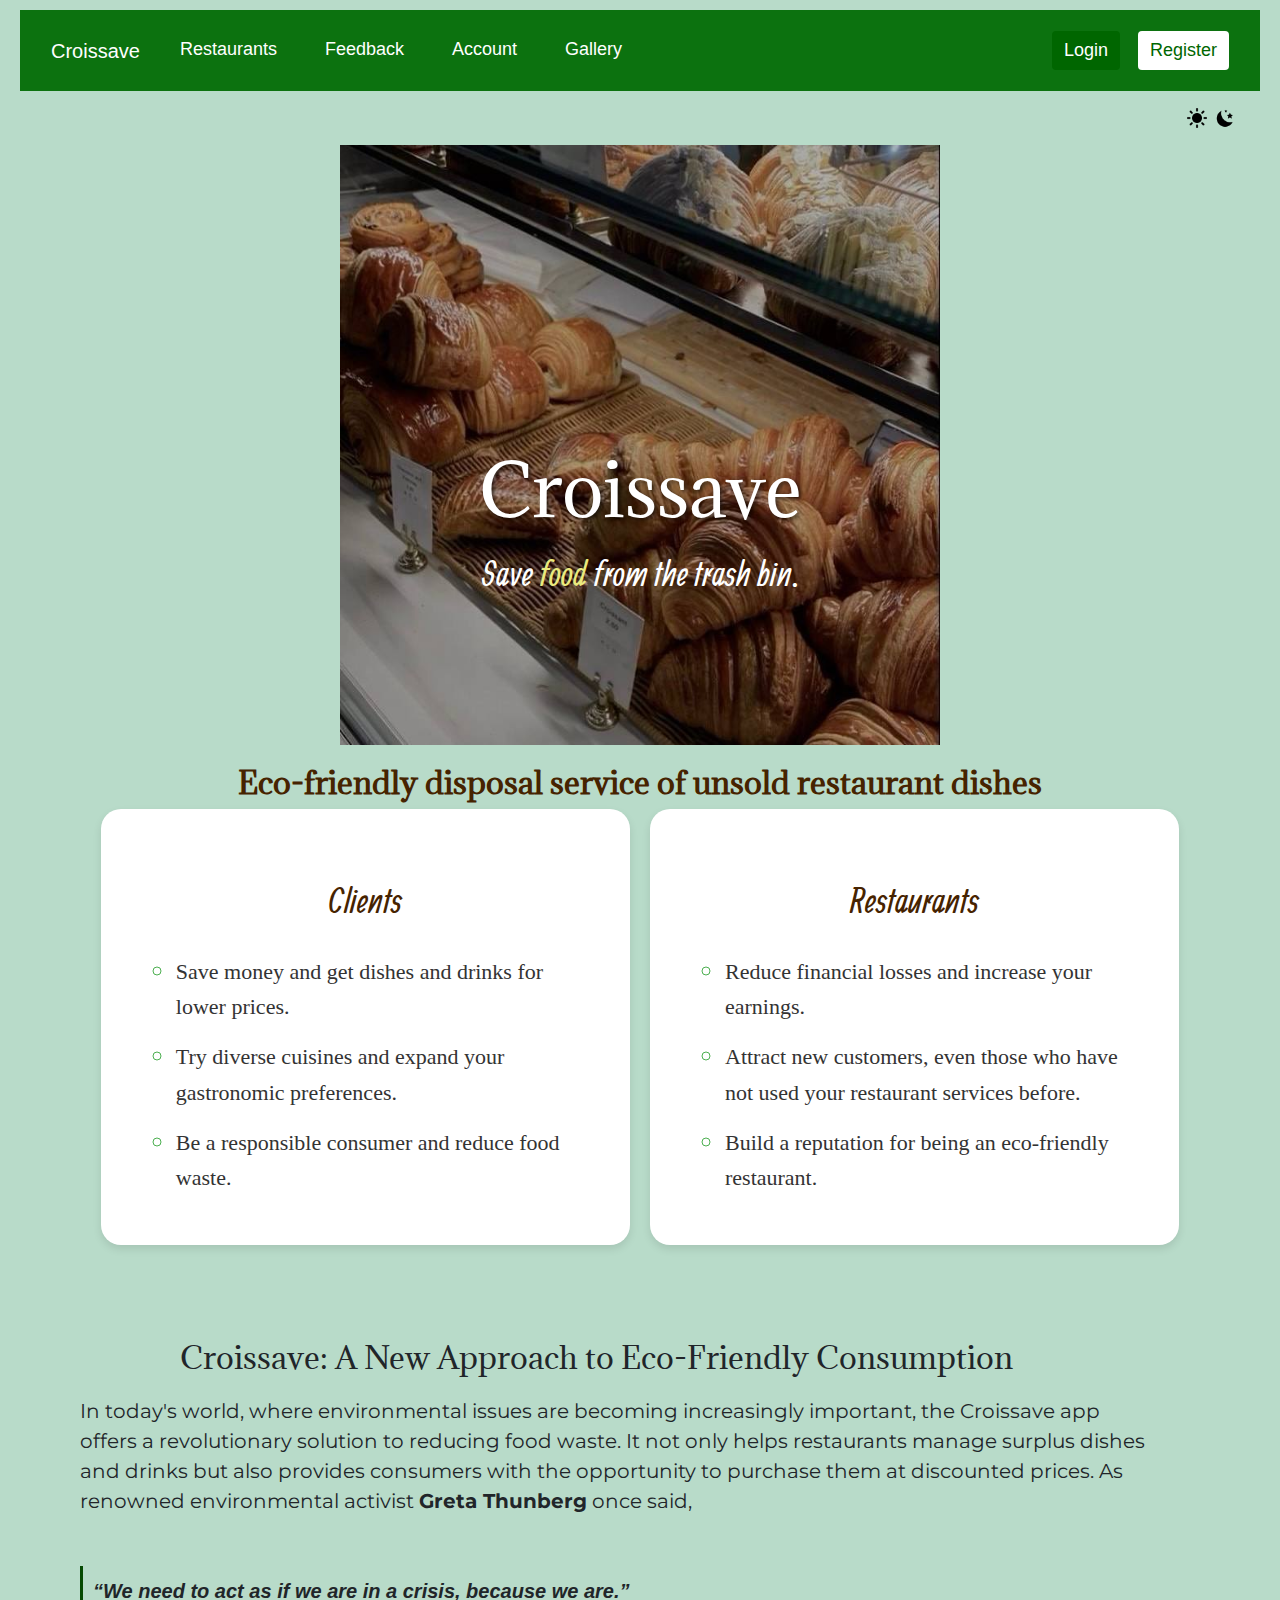
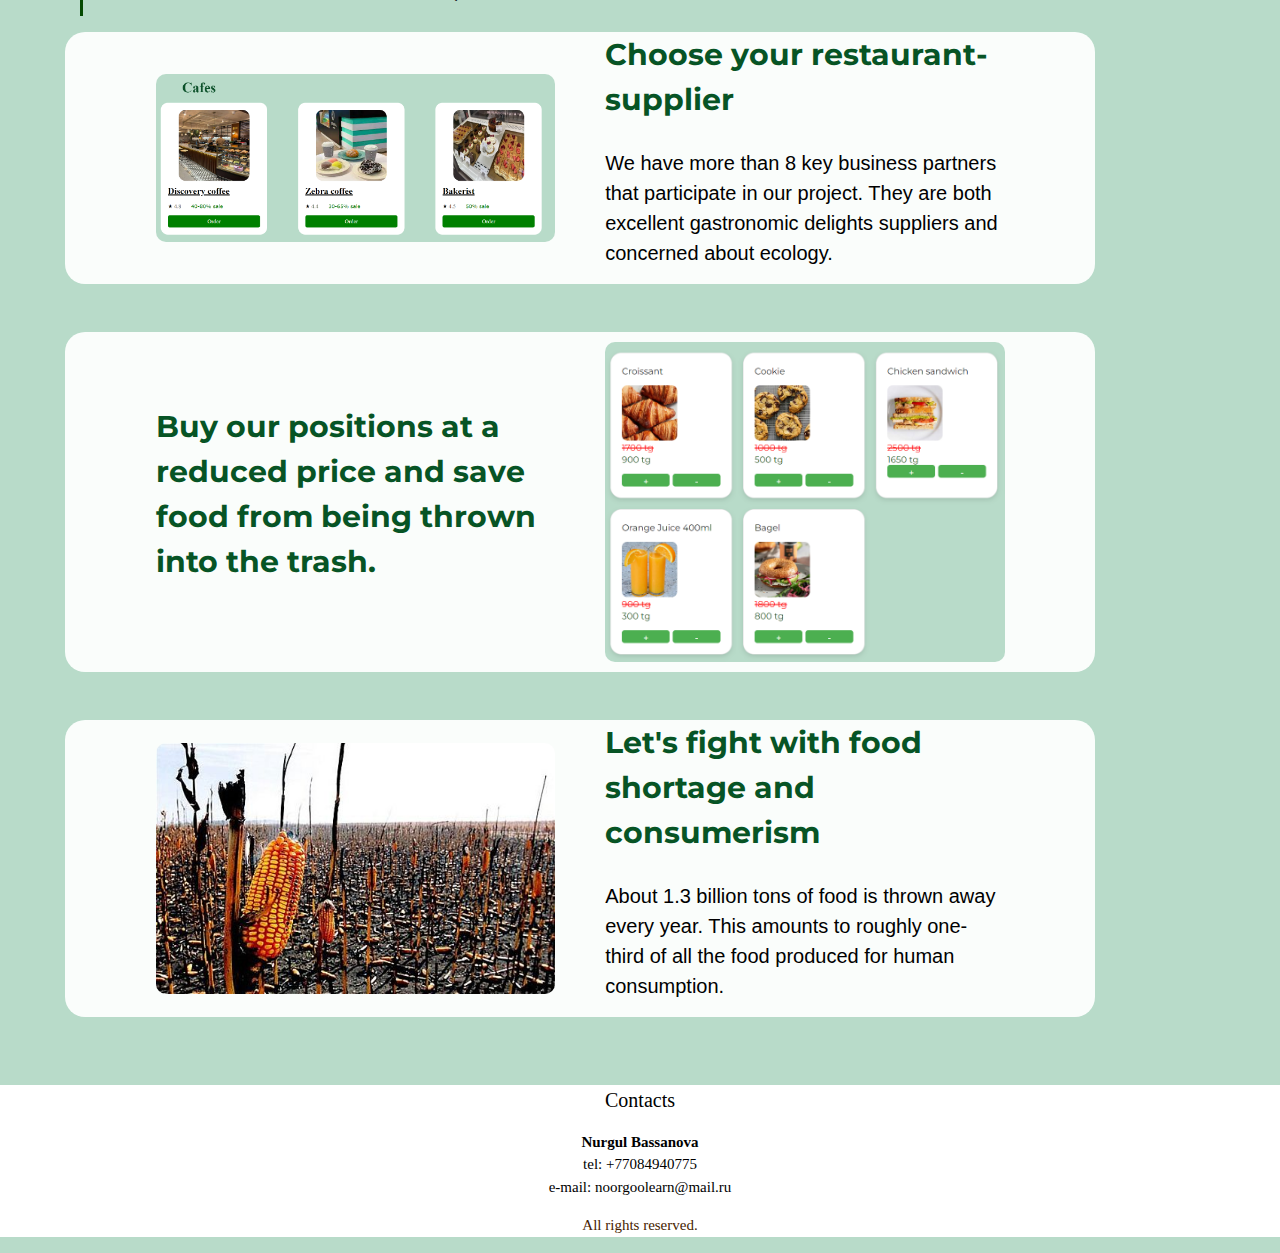
<file: index.html>
<!DOCTYPE html>
<html lang="en">
<head>
    <meta charset="UTF-8">
    <meta name="viewport" content="width=device-width, initial-scale=1.0">
    <title>Croissave</title>
    <link rel="stylesheet" href="styles.css">
    <link rel="stylesheet" href="styles_new.css">
    <script type="text/javascript" src="darktheme.js" defer></script>
    <link href="https://fonts.googleapis.com/css2?family=Adamina&family=Allan:wght@400;700&display=swap" rel="stylesheet">
    <link href="https://fonts.googleapis.com/css2?family=Montserrat:ital,wght@0,100..900;1,100..900&display=swap" rel="stylesheet">
    <link href="https://cdn.jsdelivr.net/npm/bootstrap@5.1.3/dist/css/bootstrap.min.css" rel="stylesheet">
    <link rel="stylesheet" href="https://stackpath.bootstrapcdn.com/bootstrap/4.5.2/css/bootstrap.min.css">
    <script src="https://code.jquery.com/jquery-3.6.0.min.js"></script>
    <script src="https://cdn.jsdelivr.net/npm/bootstrap@5.3.0/dist/js/bootstrap.bundle.min.js"></script>
    <script src="https://cdn.jsdelivr.net/npm/@popperjs/core@2.11.6/dist/umd/popper.min.js"></script>
    <script src="https://cdn.jsdelivr.net/npm/bootstrap@5.1.3/dist/js/bootstrap.min.js"></script>


</head>
<body class="body_main">
    <div class="wrapper" style="background-color: #b8dbc9;">
        <header class="header">
            <nav class="navbar navbar-expand-lg" style="background-color: #0c720f;">
                <div class="container-fluid">
                    <a class="navbar-brand" href="main.html">Croissave</a>
                    
                    <button class="navbar-toggler" type="button" data-bs-toggle="collapse" data-bs-target="#navbarNav" aria-controls="navbarNav" aria-expanded="false" aria-label="Toggle navigation">
                        <span class="navbar-toggler-icon"></span>
                    </button>
                    <div class="collapse navbar-collapse" id="navbarNav">
                        <ul class="navbar-nav me-auto">
                            <li class="nav-item mx-3 mt-2">
                                <a class="nav-link" href="restaurants.html">Restaurants</a>
                            </li>
                            <li class="nav-item mx-3  mt-2">
                                <a class="nav-link" href="feedback.html">Feedback</a>
                            </li>
                            <li class="nav-item mx-3  mt-2">
                                <a class="nav-link" href="account.php">Account</a>
                            </li>
                            <li class="nav-item mx-3  mt-2">
                                <a class="nav-link" href="gallery.html">Gallery</a>
                            </li>
                        </ul>
                        <div class="buttons d-flex">
                            <a href="signin.html" class="btn btn-primary auth-link me-2">Login</a>
                            <a href="signup.html" class="btn btn-outline-secondary reg-link">Register</a>
                        </div>
                    </div>
                </div>
            </nav>
            
           
        
        </header>
        <button id="light" class="theme-toggle">
            <img src="images/sun.png" class="sun" id="sun" alt="Description of the image">
        </button>
        <button id="dark" class="theme-toggle">
            <img src="images/moon.png" class="moon" id="moon" alt="Description of the image">
        </button>
        
        
        
            
                <div class="abc">
                    <div class="pic">
                       <img src="images/pic.jpg" class="welcome_picture" alt="Description of the image">
                        <div class="overlay">
                            <h1 class = "welcome_h1" style="font-family: 'Adamina', serif;">Croissave</h1>
                            <h2 class = "welcome_h2" style="font-family: 'Allan', sans-serif;">Save <span class="yellow-word">food</span> from the trash bin.</h2>
                        </div>
                    </div>
                </div>
            
            <section class="cl2">
                <h2 class="intro text-center" style="font-family: 'Adamina', serif; font-weight: bold; font-size: 30px; color: #462300;">
                    Eco-friendly disposal service of unsold restaurant dishes
                </h2>
                
                <div class="spoiler row gx-3 justify-content-center">
                    <div class="col-md-5 d-flex flex-column align-items-center cl">
                        <h2 style="font-family: 'Allan', sans-serif; font-size: 35px; color: #462300; margin-top: 50px;">Clients</h2>
                        <ul class="spisok">
                            <li>Save money and get dishes and drinks for lower prices.</li>
                            <li>Try diverse cuisines and expand your gastronomic preferences.</li>
                            <li>Be a responsible consumer and reduce food waste.</li>
                        </ul>
                    </div>
            
                    <div class="col-md-5 d-flex flex-column align-items-center cl">
                        <h2 style="font-family: 'Allan', sans-serif; font-size: 35px; color: #462300; margin-top: 50px;">Restaurants</h2>
                        <ul class="spisok">
                            <li>Reduce financial losses and increase your earnings.</li>
                            <li>Attract new customers, even those who have not used your restaurant services before.</li>
                            <li>Build a reputation for being an eco-friendly restaurant.</li>
                        </ul>
                    </div>
                </div>
            </section>
            
            
            
            
            <section class="content" style="background-color: #b8dbc9;">
                <h3 class = "caption" style="font-family: 'Adamina', serif; font-size: 30px; margin: 15px 100px 20px 100px; text-align: left;">
                    Croissave: A New Approach to Eco-Friendly Consumption
                </h3>
                <p class = "textp" style="margin: 10px 50px 50px 0px; font-size: 20px; font-family: Montserrat;">
                    In today's world, where environmental issues are becoming increasingly important, the Croissave app offers a revolutionary solution to reducing food waste. It not only helps restaurants manage surplus dishes and drinks but also provides consumers with the opportunity to purchase them at discounted prices. As renowned environmental activist <b>Greta Thunberg</b> once said, 
                    <blockquote style= "font-size: 20px;"><b>“We need to act as if we are in a crisis, because we are.”</b></blockquote>
                </p>
            
                <div class="row restik flex-column flex-md-row gx-3 justify-content-center mb-5" style="background-color: rgba(252, 254, 253, 0.966);">
                    <div class="col-md-5 d-flex align-items-center">
                        <img src="images/restiki.png" class="mainpics" style="width: 100%; height: auto;">
                    </div>
                    <div class="col-md-5 text-block">
                        <p style="font-family: Montserrat; font-size: 30px; color: rgb(7, 84, 37);"><b>Choose your restaurant-supplier</b></p>
                        <p style="font-size: 20px; color: black;">We have more than 8 key business partners that participate in our project. They are both excellent gastronomic delights suppliers and concerned about ecology.</p>
                    </div>
                </div>
            
                <div class="row restik flex-column flex-md-row justify-content-center mb-5" style="background-color: rgba(252, 254, 253, 0.966);">
                    <div class="col-md-5 text-block">
                        <p style="font-family: Montserrat; font-size: 30px; color: rgb(7, 84, 37);"><b>Buy our positions at a reduced price and save food from being thrown into the trash.</b></p>
                    </div>
                    <div class="col-md-5 d-flex justify-content-center">
                        <img src="images/produkty.png" class="mainpics" style="width: 100%; height: auto;">
                    </div>
                </div>
            
                <div class="row restik flex-column flex-md-row justify-content-center mb-5" style="background-color: rgba(252, 254, 253, 0.966);">
                    <div class="col-md-5 d-flex align-items-center">
                        <img src="images/scarcity.jpg" class="mainpics" style="width: 100%; height: auto;">
                    </div>
                    <div class="col-md-5 text-block">
                        <p style="font-family: Montserrat; font-size: 30px; color: rgb(7, 84, 37);"><b>Let's fight with food shortage and consumerism</b></p>
                        <p style="font-size: 20px; color: black;">About 1.3 billion tons of food is thrown away every year. This amounts to roughly one-third of all the food produced for human consumption.</p>
                    </div>
                </div>
            </section>
          
        
        <footer>
            <div class="cont" style="background-color: white;">
                <p style="text-align: center; font-size: 20px; font-family: serif; color: black;">Contacts</p>
                <p style="text-align: center; font-size: 15px; font-family: serif; color: black;"><b>Nurgul Bassanova</b><br> tel: +77084940775<br>e-mail: noorgoolearn@mail.ru</p>
                <p style="text-align: center; font-size: 15px; font-family: cursive; color: #462300;">All rights reserved.</p>
            </div>
        </footer>
    </div>
</body>
</html>
</file>
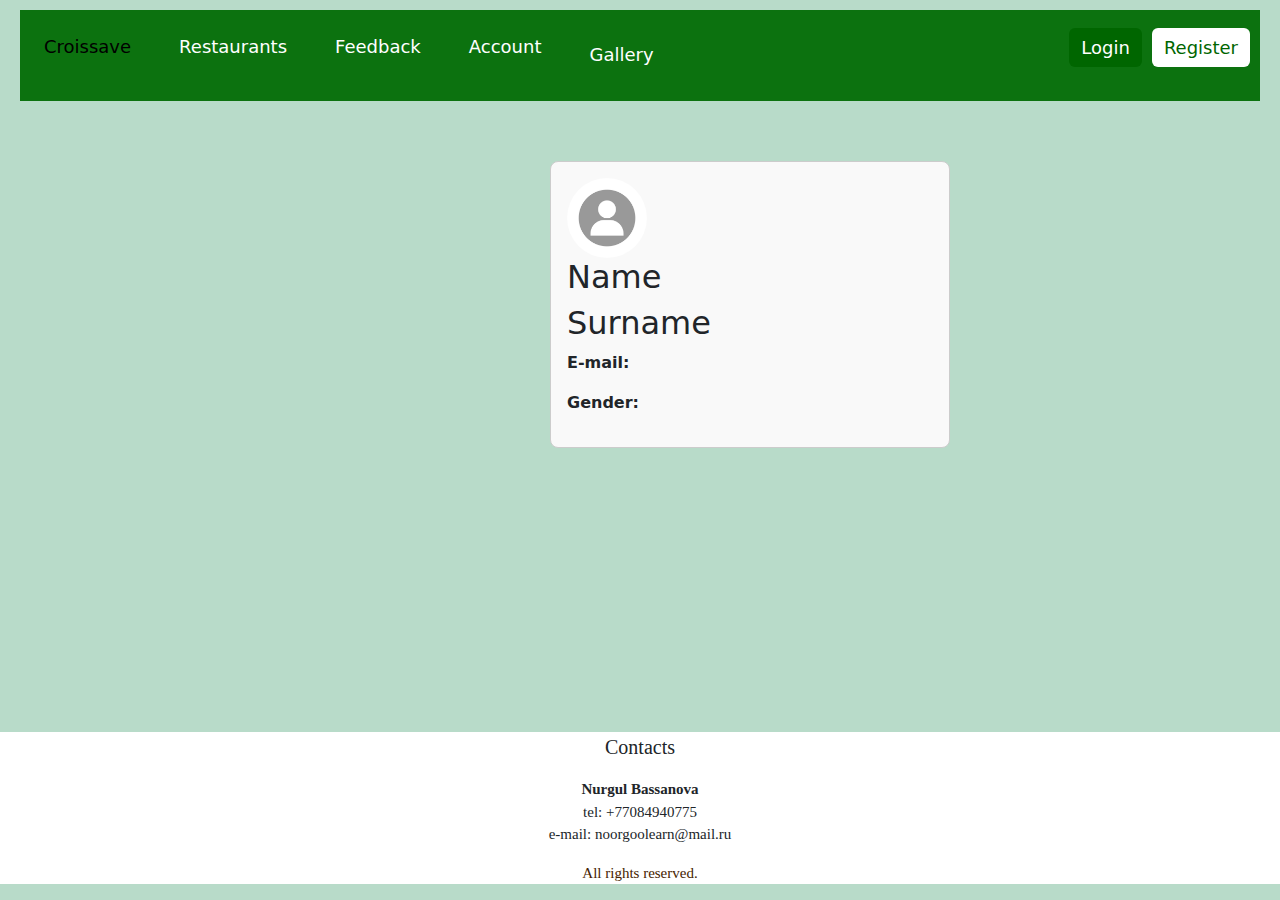
<file: account.html>
<!DOCTYPE html>
<html lang="en">
<head>
    <meta charset="UTF-8">
    <meta name="viewport" content="width=device-width, initial-scale=1.0">
    <title>Croissave</title>
    <link rel="stylesheet" href="styles.css">
    <script rel = "text/javascript" src = "darktheme.js"></script>
    <link href="https://fonts.googleapis.com/css2?family=Adamina&family=Allan:wght@400;700&display=swap" rel="stylesheet">
    <link href="https://fonts.googleapis.com/css2?family=Montserrat:ital,wght@0,100..900;1,100..900&display=swap" rel="stylesheet">
    <link href="https://cdn.jsdelivr.net/npm/bootstrap@5.1.3/dist/css/bootstrap.min.css" rel="stylesheet">
    <script src="https://code.jquery.com/jquery-3.6.0.min.js"></script>
    <script type="text/javascript" src="readmore.js" defer></script>
    <script type="text/javascript" src="lightdark.js" defer></script>
    <script src="https://cdn.jsdelivr.net/npm/bootstrap@5.1.3/dist/js/bootstrap.min.js"></script>
</head>
<body class="account-page">
    <div class="wrapper" style="background-color: #b8dbc9; height: 900px">
        <header class="header">
            <nav class="navbar navbar-expand-lg" style="background-color: #0c720f;">
                <button class="navbar-toggler" type="button" data-bs-toggle="collapse" data-bs-target="#navbarNav" aria-controls="navbarNav" aria-expanded="false" aria-label="Toggle navigation">
                    <span class="navbar-toggler-icon"></span>
                </button>
                <div class="collapse navbar-collapse" id="navbarNav">
                    <ul class="navbar-nav me-auto">
                        <li class="nav-item mx-3">
                            <a class="nav-link active" aria-current="page" href="index.html">Croissave</a>
                        </li>
                        <li class="nav-item mx-3">
                            <a class="nav-link" href="restaurants.html">Restaurants</a>
                        </li>
                        <li class="nav-item mx-3">
                            <a class="nav-link" href="feedback.html">Feedback</a>
                        </li>
                        <li class="nav-item mx-3">
                            <a class="nav-link" href="">Account</a>
                        </li>
                        <li class="nav-item mx-3  mt-2">
                            <a class="nav-link" href="gallery.html">Gallery</a>
                        </li>
                    </ul>
                    <div class="buttons mb-3" style="padding: 10px;">
                        <a href="signin.html" class="btn btn-primary auth-link">Login</a>
                        <a href="signup.html" class="btn btn-outline-secondary reg-link ml-2">Register</a>
                    </div>
                </div>
            </nav>
        </header>

        <main>
            
            <div class="account-block">
                <img src="images/ava.jpg" alt="Avatar" class="avatar">
                <div class="account-info">
                    <h2>Name</h2>
                    <h2>Surname</h2>
                    <p><strong>E-mail:</strong> </p>
                    <p><strong>Gender:</strong> </p>
                </div>
            </div>
        </main>

        <footer>
            <div class="cont" style="background-color: white;">
                <p style="text-align: center; font-size: 20px; font-family: serif;">Contacts</p>
                <p style="text-align: center; font-size: 15px; font-family: serif;"><b>Nurgul Bassanova</b><br> tel: +77084940775<br>e-mail: noorgoolearn@mail.ru</p>
                <p style="text-align: center; font-size: 15px; font-family: cursive; color: #462300;">All rights reserved.</p>
            </div>
        </footer>
    </div>

</body>

</html>
</file>
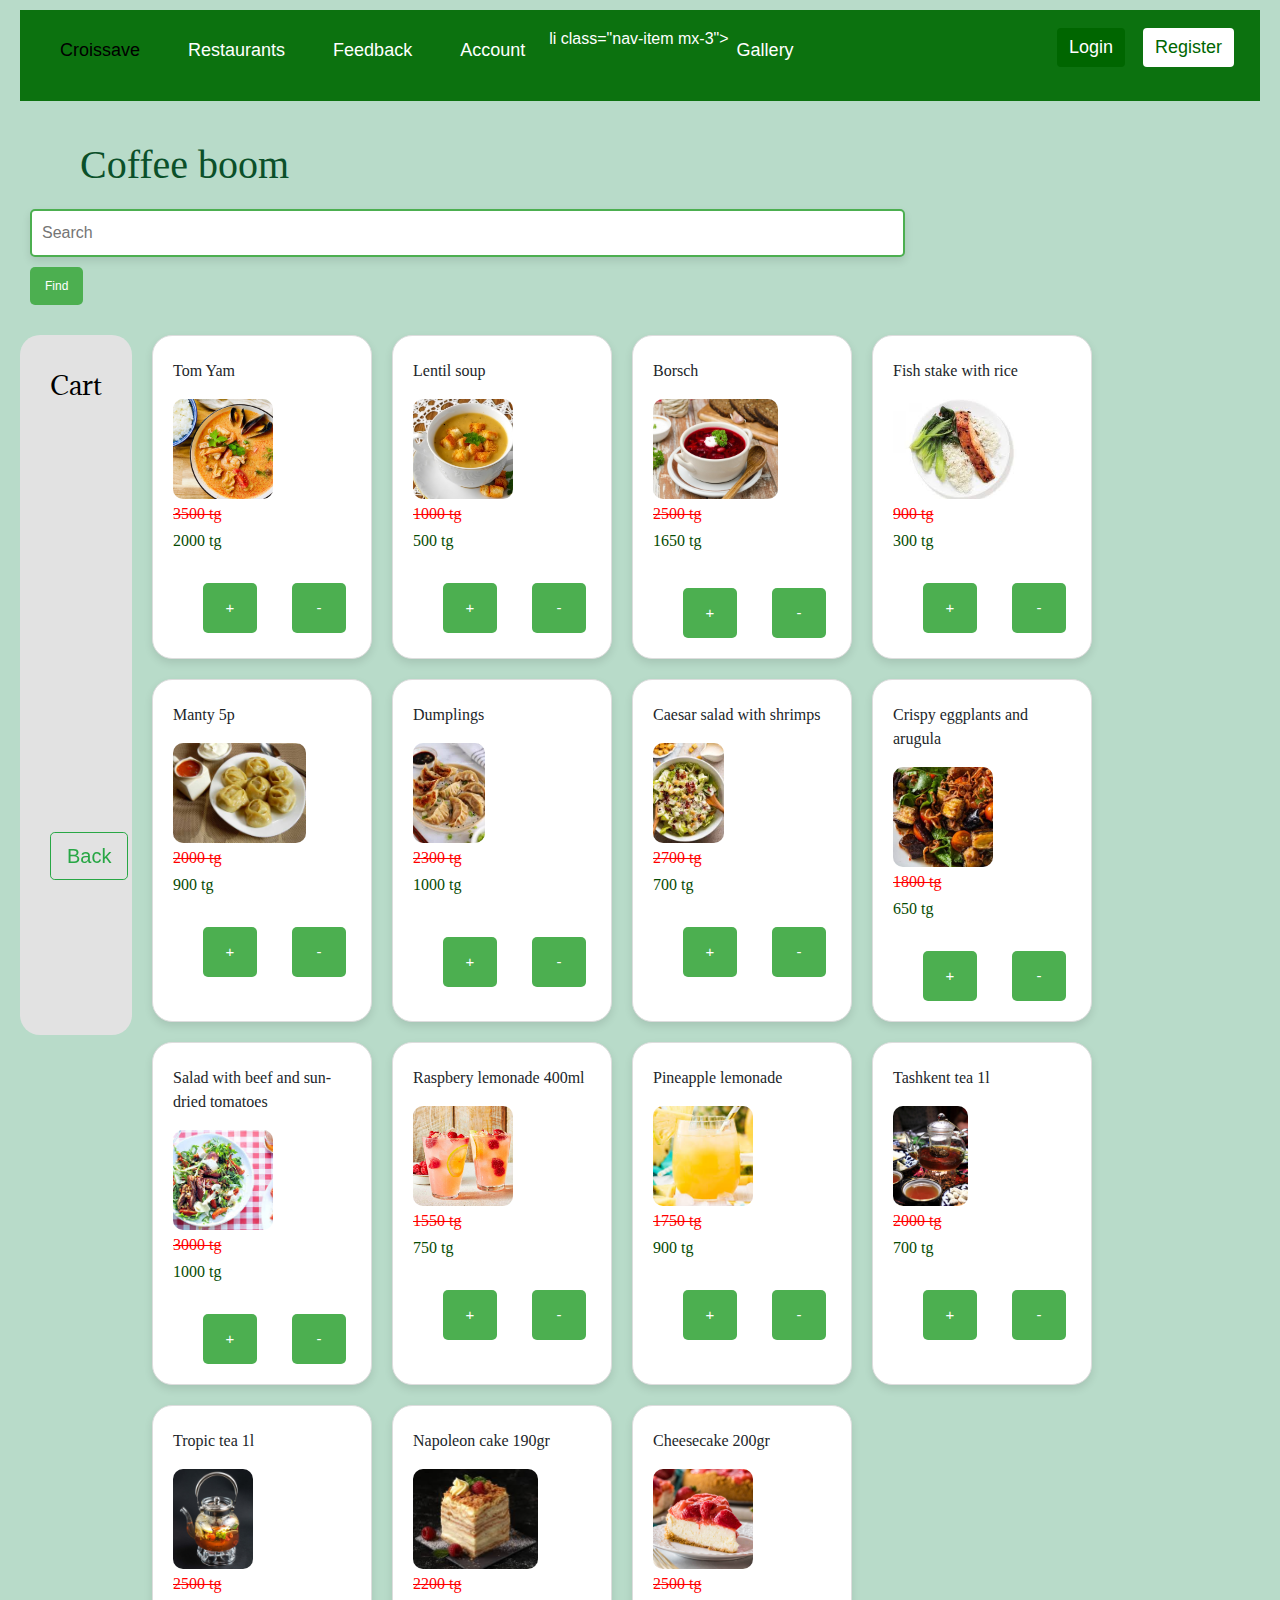
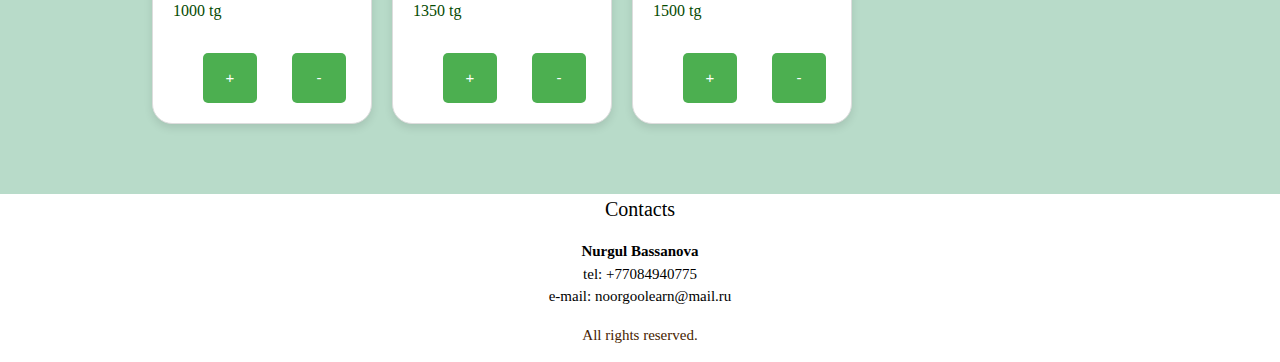
<file: coffeeboom.html>
<!DOCTYPE html>
<html lang="en">
<head>
    <meta charset="UTF-8">
    <meta name="viewport" content="width=device-width, initial-scale=1.0">
    <title>Restaurants</title>
    <link rel="stylesheet" href="styles.css">
    <script type="text/javascript" src="darktheme.js" defer></script>
    <link href="https://fonts.googleapis.com/css2?family=Adamina:wght@400&family=Allon:wght@400&display=swap" rel="stylesheet">
    <link href="https://cdn.jsdelivr.net/npm/bootstrap@5.1.3/dist/css/bootstrap.min.css" rel="stylesheet">
    <link rel="stylesheet" href="https://stackpath.bootstrapcdn.com/bootstrap/4.5.2/css/bootstrap.min.css">

    <script src="https://cdn.jsdelivr.net/npm/@popperjs/core@2.11.6/dist/umd/popper.min.js"></script>
    <script src="https://cdn.jsdelivr.net/npm/bootstrap@5.1.3/dist/js/bootstrap.min.js"></script>
      

</head>
    <div class="wrapper" style="background-color: #b8dbc9;">
        <header class="header">
            <nav class="navbar navbar-expand-lg" style="background-color: #0c720f;">
                <button class="navbar-toggler" type="button" data-bs-toggle="collapse" data-bs-target="#navbarNav" aria-controls="navbarNav" aria-expanded="false" aria-label="Toggle navigation">
                    <span class="navbar-toggler-icon"></span>
                </button>
                <div class="collapse navbar-collapse" id="navbarNav">
                    <ul class="navbar-nav me-auto">
                        <li class="nav-item mx-3">
                            <a class="nav-link active" aria-current="page" href="main.html">Croissave</a>
                        </li>
                        <li class="nav-item mx-3">
                            <a class="nav-link" href="restaurants.html">Restaurants</a>
                        </li>
                        <li class="nav-item mx-3">
                            <a class="nav-link" href="feedback.html">Feedback</a>
                        </li>
                        <li class="nav-item mx-3">
                            <a class="nav-link" href="account.php">Account</a>
                        </li>
                        li class="nav-item mx-3">
                            <a class="nav-link" href="gallery.html">Gallery</a>
                        </li>
                    </ul>
                    <div class="buttons mb-3" style="padding: 10px;">
                        <a href="signin.html" class="btn btn-primary auth-link">Login</a>
                        <a href="signup.html" class="btn btn-outline-secondary reg-link ml-2">Register</a>
                    </div>
                </div>
            </nav>
        </header>
        <a href="restaurants.html" class="btn btn-outline-success btn-lg back-button">Back</a>
        <h2 style="font-family: 'Allan', serif; font-size: 40px; margin: 30px 100px 0px 80px; color: rgb(11, 80, 41)">Coffee boom</h2>
        <form class="search-form">
            <input type="search" name="query" placeholder="Search">
            <button class="search-button" type="submit">Find</button>
        </form>
        <div class="layout">
            <div class="cart">
                <h3 style="font-family: 'Adamina', serif; font-size: 25px; margin: 15px 10px 20px 10px; text-align: center; color: black;">Cart</h3>
            </div>
            <div class="all-blocs">
                <div class="product">
                    <p class="imya">Tom Yam</p>
                    <img src="images/tomyam.jpg" alt="Description of the image">
                    <p class="old"><s>3500 tg</s></p>
                    <p class="new">2000 tg<p>
                    <form>
                        <input type="submit" value="+" class="addd">
                        <input type="submit" value="-" class="remove">
                    </form>
                </div>
        
                <div class="product">
                    <p class="imya">Lentil soup</p>
                    <img src="images/lentil.jpg" alt="Description of the image">
                    <p class="old"><s>1000 tg</s></p>
                    <p class="new">500 tg<p>
                    <form>
                        <input type="submit" value="+" class="addd">
                        <input type="submit" value="-" class="remove">
                    </form>
                </div>
                <div class = "product">
                    <p class="imya">Borsch</p>
                    <img src="images/borsch.jpg" alt="Description of the image">
                    <p class="old"><s>2500 tg</s></p>
                    <p class="new">1650 tg</p>
                    <form>
                        <input type = "submit" value = "+" class = "addd" style = "margin-top: 15px;">
                        <input type = "submit" value = "-" class = "remove" style = "margin-top: 15px;">
                    </form>
                </div>
                <div class = "product">
                    <p class="imya">Fish stake with rice</p>
                    <img src="images/fishstake.jpeg" alt="Description of the image">
                    <p class="old"><s>900 tg</s></p>
                    <p class="new">300 tg<p>
                        <form>
                            <input type = "submit" value = "+" class = "addd">
                            <input type = "submit" value = "-" class = "remove">
                        </form>
                </div>
                <div class = "product">
                    <p class="imya">Manty 5p</p>
                    <img src="images/manty.jpeg" alt="Description of the image">
                    <p class="old"><s>2000 tg</s></p>
                    <p class="new">900 tg<p>
                        <form>
                            <input type = "submit" value = "+" class = "addd">
                            <input type = "submit" value = "-" class = "remove">
                        </form>
                </div>
                <div class="product">
                    <p class="imya">Dumplings</p>
                    <img src="images/dumplings.jpeg" alt="Description of the image">
                    <p class="old"><s>2300 tg</s></p>
                    <p class="new">1000 tg<p>
                    <form>
                        <input type = "submit" value = "+" class = "addd" style = "margin-top: 20px;">
                        <input type = "submit" value = "-" class = "remove" style = "margin-top: 20px;">
                    </form>
                </div>
                
                <div class="product">
                    <p class="imya">Caesar salad with shrimps</p>
                    <img src="images/caesar.jpeg" alt="Description of the image">
                    <p class="old"><s>2700 tg</s></p>
                    <p class="new">700 tg<p>
                    <form>
                        <input type = "submit" value = "+" class = "addd">
                        <input type = "submit" value = "-" class = "remove">
                    </form>
                </div>

                <div class="product">
                    <p class="imya">Crispy eggplants and arugula</p>
                    <img src="images/eggplants.jpeg" alt="Description of the image">
                    <p class="old"><s>1800 tg</s></p>
                    <p class="new">650 tg<p>
                    <form>
                        <input type = "submit" value = "+" class = "addd">
                        <input type = "submit" value = "-" class = "remove">
                    </form>
                </div>

                <div class="product">
                    <p class="imya">Salad with beef and sun-dried tomatoes</p>
                    <img src="images/driedtomato.jpeg" alt="Description of the image">
                    <p class="old"><s>3000 tg</s></p>
                    <p class="new">1000 tg<p>
                    <form>
                        <input type = "submit" value = "+" class = "addd">
                        <input type = "submit" value = "-" class = "remove">
                    </form>
                </div>

                <div class="product">
                    <p class="imya">Raspbery lemonade 400ml</p>
                    <img src="images/raspberry.jpg" alt="Description of the image">
                    <p class="old"><s>1550 tg</s></p>
                    <p class="new">750 tg<p>
                    <form>
                        <input type = "submit" value = "+" class = "addd">
                        <input type = "submit" value = "-" class = "remove">
                    </form>
                </div>
                <div class="product">
                    <p class="imya">Pineapple lemonade</p>
                    <img src="images/pineapple.jpeg" alt="Description of the image">
                    <p class="old"><s>1750 tg</s></p>
                    <p class="new">900 tg<p>
                    <form>
                        <input type = "submit" value = "+" class = "addd">
                        <input type = "submit" value = "-" class = "remove">
                    </form>
                </div>


                <div class="product">
                    <p class="imya">Tashkent tea 1l</p>
                    <img src="images/tashkent.jpg" alt="Description of the image">
                    <p class="old"><s>2000 tg</s></p>
                    <p class="new">700 tg<p>
                    <form>
                        <input type = "submit" value = "+" class = "addd">
                        <input type = "submit" value = "-" class = "remove">
                    </form>
                </div>

                <div class="product">
                    <p class="imya">Tropic tea 1l</p>
                    <img src="images/tropic.jpeg" alt="Description of the image">
                    <p class="old"><s>2500 tg</s></p>
                    <p class="new">1000 tg<p>
                    <form>
                        <input type = "submit" value = "+" class = "addd">
                        <input type = "submit" value = "-" class = "remove">
                    </form>
                </div>

                <div class="product">
                    <p class="imya">Napoleon cake 190gr</p>
                    <img src="images/napoleon.jpeg" alt="Description of the image">
                    <p class="old"><s>2200 tg</s></p>
                    <p class="new">1350 tg<p>
                    <form>
                        <input type = "submit" value = "+" class = "addd">
                        <input type = "submit" value = "-" class = "remove">
                    </form>
                </div>

                <div class="product">
                    <p class="imya">Cheesecake 200gr</p>
                    <img src="images/cheesecake.jpg" alt="Description of the image">
                    <p class="old"><s>2500 tg</s></p>
                    <p class="new">1500 tg<p>
                    <form>
                        <input type = "submit" value = "+" class = "addd">
                        <input type = "submit" value = "-" class = "remove">
                    </form>
                </div>
            </div>
        </div>
            
            

            
        </div>
            <footer>
                <div class="cont" style="background-color: white;">
                    <p style="text-align: center; font-size: 20px; font-family: serif; color: #000000;">Contacts</p>
                    <p style="text-align: center; font-size: 15px; font-family: serif; color: #000000;"><b>Nurgul Bassanova</b><br> tel: +77084940775<br>e-mail: noorgoolearn@mail.ru</p>
                    <p style="text-align: center; font-size: 15px; font-family: cursive; color: #462300;">All rights reserved.</p>
                </div>
            </footer>
        </div>
    
</body>
</html>
</file>
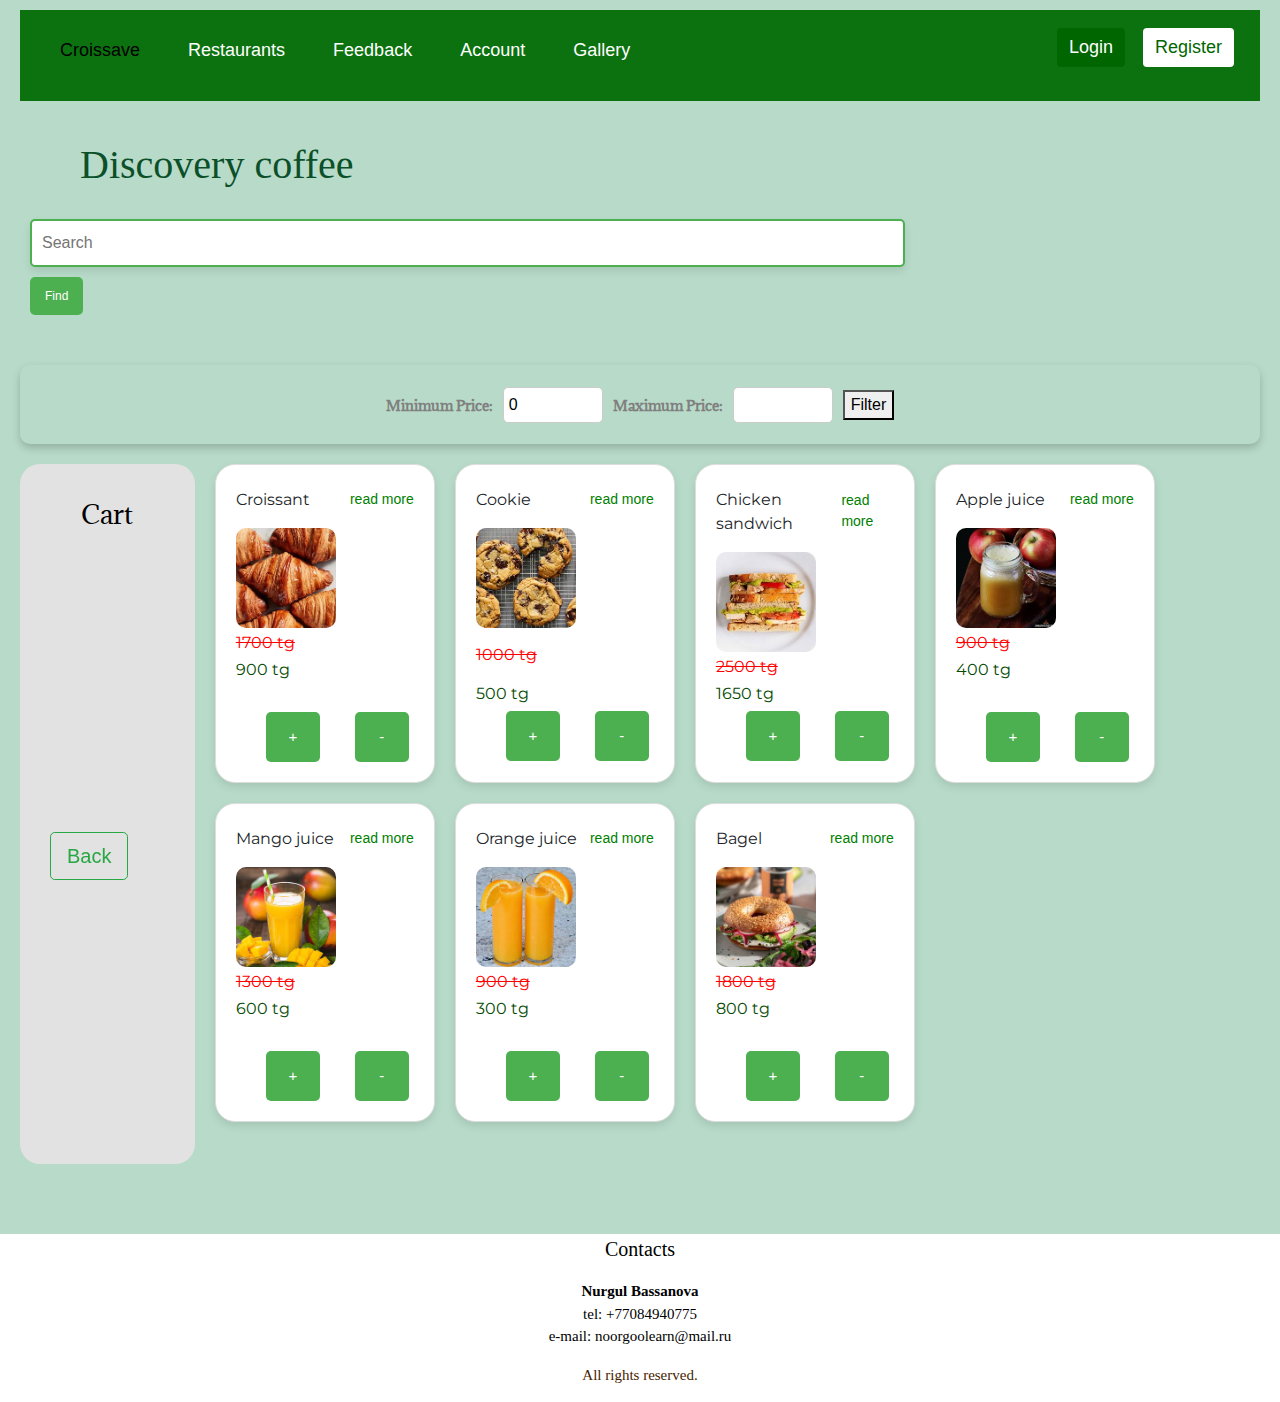
<file: discovery.html>
<!DOCTYPE html>
<html lang="en">
<head>
    <meta charset="UTF-8">
    <meta name="viewport" content="width=device-width, initial-scale=1.0">
    <title>Restaurants</title>
    <link rel="stylesheet" href="styles.css">
    <script type="text/javascript" src="darktheme.js" defer></script>
    <link href="https://fonts.googleapis.com/css2?family=Adamina:wght@400&family=Allon:wght@400&display=swap" rel="stylesheet">
    <link href="https://fonts.googleapis.com/css2?family=Montserrat:ital,wght@0,100..900;1,100..900&display=swap" rel="stylesheet">
    <link href="https://cdn.jsdelivr.net/npm/bootstrap@5.1.3/dist/css/bootstrap.min.css" rel="stylesheet">
    <link rel="stylesheet" href="https://stackpath.bootstrapcdn.com/bootstrap/4.5.2/css/bootstrap.min.css">
    <script type="text/javascript" src="readmore.js" defer></script>
    <script src="https://cdn.jsdelivr.net/npm/@popperjs/core@2.11.6/dist/umd/popper.min.js"></script>
    <script src="https://cdn.jsdelivr.net/npm/bootstrap@5.1.3/dist/js/bootstrap.min.js"></script>
</head>
<body>
    <div class="wrapper" style="background-color: #b8dbc9;">
        <header class="header">
            <nav class="navbar navbar-expand-lg" style="background-color: #0c720f;">
                <button class="navbar-toggler" type="button" data-bs-toggle="collapse" data-bs-target="#navbarNav" aria-controls="navbarNav" aria-expanded="false" aria-label="Toggle navigation">
                    <span class="navbar-toggler-icon"></span>
                </button>
                <div class="collapse navbar-collapse" id="navbarNav">
                    <ul class="navbar-nav me-auto">
                        <li class="nav-item mx-3">
                            <a class="nav-link active" aria-current="page" href="main.html">Croissave</a>
                        </li>
                        <li class="nav-item mx-3">
                            <a class="nav-link" href="restaurants.html">Restaurants</a>
                        </li>
                        <li class="nav-item mx-3">
                            <a class="nav-link" href="feedback.html">Feedback</a>
                        </li>
                        <li class="nav-item mx-3">
                            <a class="nav-link" href="account.php">Account</a>
                        </li>
                        <li class="nav-item mx-3">
                            <a class="nav-link" href="gallery.html">Gallery</a>
                        </li>
                    </ul>
                    <div class="buttons mb-3" style="padding: 10px;">
                        <a href="signin.html" class="btn btn-primary auth-link">Login</a>
                        <a href="signup.html" class="btn btn-outline-secondary reg-link ml-2">Register</a>
                    </div>
                </div>
            </nav>
        </header>
        <a href="restaurants.html" class="btn btn-outline-success btn-lg back-button">Back</a>
        <h2 style="font-family: 'Allan', serif; font-size: 40px; margin: 30px 100px 10px 80px; color: rgb(11, 80, 41)">Discovery coffee</h2>
        <form class="search-form" id="searchForm">
            <input type="search" id="searchInput" name="query" placeholder="Search" required>
            <button class="search-button" type="submit">Find</button>
        </form>
        <div class="price-filter">
            <label for="minPrice">Minimum Price:</label>
            <input type="number" id="minPrice" placeholder="" />
        
            <label for="maxPrice">Maximum Price:</label>
            <input type="number" id="maxPrice" placeholder="" />
        
            <button onclick="filterByPrice()">Filter</button>
        </div>
        <div class="layout">
            <div class="cart">
                <h3 style="font-family: 'Adamina', serif; font-size: 25px; margin: 15px 10px 20px 10px; text-align: center; color: black;">Cart</h3>
            </div>
            <div class="all-blocs" id="productList">
                <div id="modal_tab" class="modal_window">
                    <div class="modal-content">
                        <span style="margin-right: 10px; text-align: right" class="close" onclick="closeModal()">&times;</span>
                        <div id="modalBody">
                            <p>${ingredients}</p>
                            <p>${allergens}</p>
                        </div>
                    </div>
                </div>
                
                <div class="product">
                    <div class="product-info">
                        <p class="imya">Croissant</p>
                        <span class="read-more" onclick="openModal('Flour, butter, milk, water, sugar, salt, yeast, and eggs', 'Gluten (wheat), dairy (butter, milk), and eggs')">read more</span>
                    </div>
                    <img src="images/croissant.jpeg" alt="">
                    <p class="old"><s>1700 tg</s></p>
                    <p class="new">900 tg</p>
                    <form  id="form2">
                        <input type="submit" value="+" class="addd">
                        <input type="submit" value="-" class="remove">
                    </form>
                </div>
        
                <div class="product" data-price="500">
                    <div class="product-info">
                        <p class="imya">Cookie</p>
                        <span class="read-more" onclick="openModal('Flour, butter, eggs, sugar, sinnamon and chocolate', 'Gluten (wheat), dairy, eggs')">read more</span>
                    </div>
                    <img src="images/cookie.jpeg" alt="">
                    <p style="margin-top: 15px;" class="old"><s>1000 tg</s></p>
                    <p style="margin-top: 15px;" class="new">500 tg</p>
                    <form>
                        <input style="margin-top: -15px;" type="submit" value="+" class="addd">
                        <input style="margin-top: -15px;" type="submit" value="-" class="remove">
                    </form>
                </div>
                <div class="product" data-price="1650">
                    <div class="product-info">
                        <p class="imya">Chicken sandwich</p>
                        <span class="read-more" onclick="openModal('Chicken sandwich', 'Bread, chicken, cheese, tomatoes, cucumber and lettuce', 'Gluten (wheat), dairy')">read more</span>
                    </div>
                    <img src="images/sandwich.jpeg" alt="Chicken sandwich">
                    <p class="old"><s>2500 tg</s></p>
                    <p class="new">1650 tg</p>
                    <form>
                        <input style="margin-top: -15px;" type="submit" value="+" class="addd">
                        <input style="margin-top: -15px;" type="submit" value="-" class="remove">
                    </form>
                </div>
                <div class = "product" data-price="400">
                    <div class="product-info">
                        <p class="imya">Apple juice</p>
                        <span class="read-more" onclick="toggleDescription()">read more</span>
                    </div>
                    <img src="images/applejuice.jpeg" alt="Description of the image">
                    <p class="old"><s>900 tg</s></p>
                    <p class="new">400 tg</p>
                        <form>
                            <input type = "submit" value = "+" class = "addd">
                            <input type = "submit" value = "-" class = "remove">
                        </form>
                </div>
                <div class = "product" data-price="600">
                    <div class="product-info">
                        <p class="imya">Mango juice</p>
                        <span style="margin-left: -10px;"class="read-more" onclick="toggleDescription()">read more</span>
                    </div>
                    <img src="images/mangojuice.jpeg" alt="Description of the image">
                    <p class="old"><s>1300 tg</s></p>
                    <p class="new">600 tg</p>
                        <form>
                            <input type = "submit" value = "+" class = "addd">
                            <input type = "submit" value = "-" class = "remove">
                        </form>
                </div>
                <div class="product" data-price="300">
                    <div class="product-info">
                        <p class="imya">Orange juice</p>
                        <span class="read-more" onclick="toggleDescription()">read more</span>
                    </div>
                    <img src="images/orangejuice.jpeg" alt="Description of the image">
                    <p class="old"><s>900 tg</s></p>
                    <p class="new">300 tg</p>
                    <form>
                        <input type = "submit" value = "+" class = "addd">
                        <input type = "submit" value = "-" class = "remove">
                    </form>
                </div>
                
                <div class="product" data-price="800">
                    <div class="product-info">
                        <p class="imya">Bagel</p>
                        <span class="read-more" onclick="toggleDescription()">read more</span>
                    </div>
                    <img src="images/bagel.jpeg" alt="Description of the image">
                    <p class="old"><s>1800 tg</s></p>
                    <p class="new">800 tg</p>
                    <form>
                        <input type = "submit" value = "+" class = "addd">
                        <input type = "submit" value = "-" class = "remove">
                    </form>
                </div>
            </div>
        </div>
            
            

            
        </div>
            <footer>
                <div class="cont" style="background-color: white;">
                    <p style="text-align: center; font-size: 20px; font-family: serif; color: black">Contacts</p>
                    <p style="text-align: center; font-size: 15px; font-family: serif; color: black"><b>Nurgul Bassanova</b><br> tel: +77084940775<br>e-mail: noorgoolearn@mail.ru</p>
                    <p style="text-align: center; font-size: 15px; font-family: cursive; color: #462300;">All rights reserved.</p>
                </div>
            </footer>
        </div>
        <script src="readmore.js" defer></script>
</body>
</html>
</file>
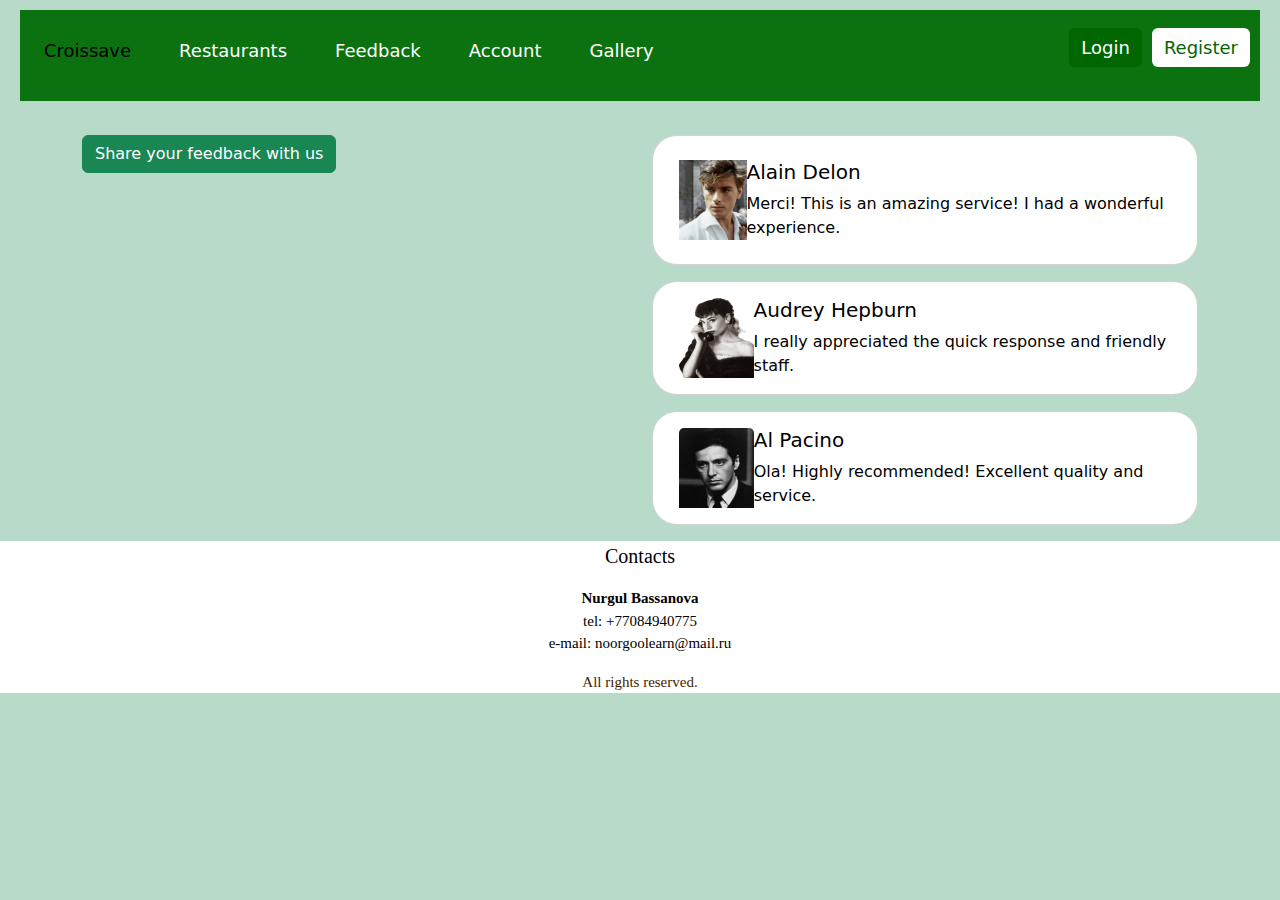
<file: feedback.html>
<!DOCTYPE html>
<html lang="en">
<head>
    <meta charset="UTF-8">
    <meta name="viewport" content="width=device-width, initial-scale=1.0">
    <title>Croissave</title>
    <link rel="stylesheet" href="styles.css">
    <script rel = "text/javascript" src = "darktheme.js"></script>
    <link href="https://fonts.googleapis.com/css2?family=Adamina&family=Allan:wght@400;700&display=swap" rel="stylesheet">
    <link href="https://fonts.googleapis.com/css2?family=Montserrat:ital,wght@0,100..900;1,100..900&display=swap" rel="stylesheet">
    <link href="https://cdn.jsdelivr.net/npm/bootstrap@5.1.3/dist/css/bootstrap.min.css" rel="stylesheet">
    <script src="https://code.jquery.com/jquery-3.6.0.min.js"></script>
    <script type="text/javascript" src="readmore.js" defer></script>
    <script src="https://cdn.jsdelivr.net/npm/bootstrap@5.1.3/dist/js/bootstrap.min.js"></script>
</head>
<body>
    <div class="wrapper" style="background-color: #b8dbc9;">
        <header class="header">
            <nav class="navbar navbar-expand-lg" style="background-color: #0c720f;">
                <button class="navbar-toggler" type="button" data-bs-toggle="collapse" data-bs-target="#navbarNav" aria-controls="navbarNav" aria-expanded="false" aria-label="Toggle navigation">
                    <span class="navbar-toggler-icon"></span>
                </button>
                <div class="collapse navbar-collapse" id="navbarNav">
                    <ul class="navbar-nav me-auto">
                        <li class="nav-item mx-3">
                            <a class="nav-link active" aria-current="page" href="index.html">Croissave</a>
                        </li>
                        <li class="nav-item mx-3">
                            <a class="nav-link" href="restaurants.html">Restaurants</a>
                        </li>
                        <li class="nav-item mx-3">
                            <a class="nav-link" href="feedback.html">Feedback</a>
                        </li>
                        <li class="nav-item mx-3">
                            <a class="nav-link" href="account.php">Account</a>
                        </li>
                        <li class="nav-item mx-3">
                            <a class="nav-link" href="gallery.html">Gallery</a>
                        </li>
                    </ul>
                    <div class="buttons mb-3" style="padding: 10px;">
                        <a href="signin.html" class="btn btn-primary auth-link">Login</a>
                        <a href="signup.html" class="btn btn-outline-secondary reg-link ml-2">Register</a>
                    </div>
                </div>
            </nav>
        </header>

        
            <div class="container mt-4">
                <div class="row">
                    <div class="col-md-6">
                        <button id="openform" class="btn btn-success mb-3">Share your feedback with us</button>
                        <div id="fform" style="display: none;">
                            <form class="feedbackf" method="POST" action="feedback_from_guests.php">
                                <fieldset id="step1" class="form-step">
                                    <legend>Personal Information</legend>
                                    <input type="text" class="form-control mb-2" id="firstName" placeholder="First name">
                                    <input type="text" class="form-control mb-2" id="lastName" placeholder="Surname">
                                    <button type="button" id="next" class="btn btn-primary" onclick="nextStep(1)" style="background-color: #0c720f;">Next</button>
                                </fieldset>
                        
                                <fieldset id="step2" class="form-step" style="display: none;">
                                    <legend>Feedback</legend>
                                    <textarea class="form-control mb-2" id="message" rows="4" placeholder="Leave your message here..."></textarea>
                                    <button type="button" class="btn btn-secondary" onclick="previousStep(1)">Back</button>
                                    <button type="button" class="btn btn-primary" onclick="nextStep(2)" style="background-color: #0c720f;">Next</button>
                                </fieldset>
                        
                                <fieldset id="step3" class="form-step" style="display: none;">
                                    <legend>Review & Submit</legend>
                                    <p><strong>First Name:</strong> <span id="reviewFirstName"></span></p>
                                    <p><strong>Last Name:</strong> <span id="reviewLastName"></span></p>
                                    <p><strong>Feedback:</strong> <span id="reviewMessage"></span></p>
                                    <button type="button" class="btn btn-secondary" onclick="previousStep(2)">Back</button>
                                    <input type="submit" class="btn btn-primary" style="background-color: #0c720f; margin-top: 1px; width: 60px; height: 39px !important;"value="Send">
                                </fieldset>
                            </form>
                        </div>
                    </div>

                    <div class="col-md-6">
                        <div class="card feedback-card mb-3 py-2">
                            <div class="card-body d-flex align-items-start" style="color: black;">
                                <img src="images/alain.jpg" class="mr-3 custom-card-img" style="width: 80px; height: 80px; margin-left: 10px;" alt="User Photo">
                                <div>
                                    <h5 class="card-title">Alain Delon</h5>
                                    <p class="card-text">Merci! This is an amazing service! I had a wonderful experience.</p>
                                </div>
                            </div>
                        </div>
            
                        <div class="card feedback-card mb-3" >
                            <div class="card-body d-flex align-items-start" style="color: black;">
                                <img src="images/audrey.jpg" class="card-img-top mr-3" style="width: 80px; height: 80px; margin-left: 10px;" alt="User Photo">
                                <div>
                                    <h5 class="card-title">Audrey Hepburn</h5>
                                    <p class="card-text">I really appreciated the quick response and friendly staff.</p>
                                </div>
                            </div>
                        </div>
            
                        <div class="card feedback-card mb-3">
                            <div class="card-body d-flex align-items-start" style="color: black;">
                                <img src="images/pacino.jpg" class="card-img-top mr-3" style="width: 80px; height: 80px; margin-left: 10px;" alt="User Photo">
                                <div>
                                    <h5 class="card-title">Al Pacino</h5>
                                    <p class="card-text">Ola! Highly recommended! Excellent quality and service.</p>
                                </div>
                            </div>
                        </div>
                    </div>
                </div>
            </div>
        

        <footer>
            <div class="cont" style="background-color: white;">
                <p style="text-align: center; font-size: 20px; font-family: serif; color: black;">Contacts</p>
                <p style="text-align: center; font-size: 15px; font-family: serif; color: black;"><b>Nurgul Bassanova</b><br> tel: +77084940775<br>e-mail: noorgoolearn@mail.ru</p>
                <p style="text-align: center; font-size: 15px; font-family: cursive; color: #462300;">All rights reserved.</p>
            </div>
        </footer>
    </div>

    <script src="showfeedback.js" defer></script>
    <audio id="feedbackSound" src="images/dzyn.mp3" preload="auto"></audio>
</body>
</html>
</file>
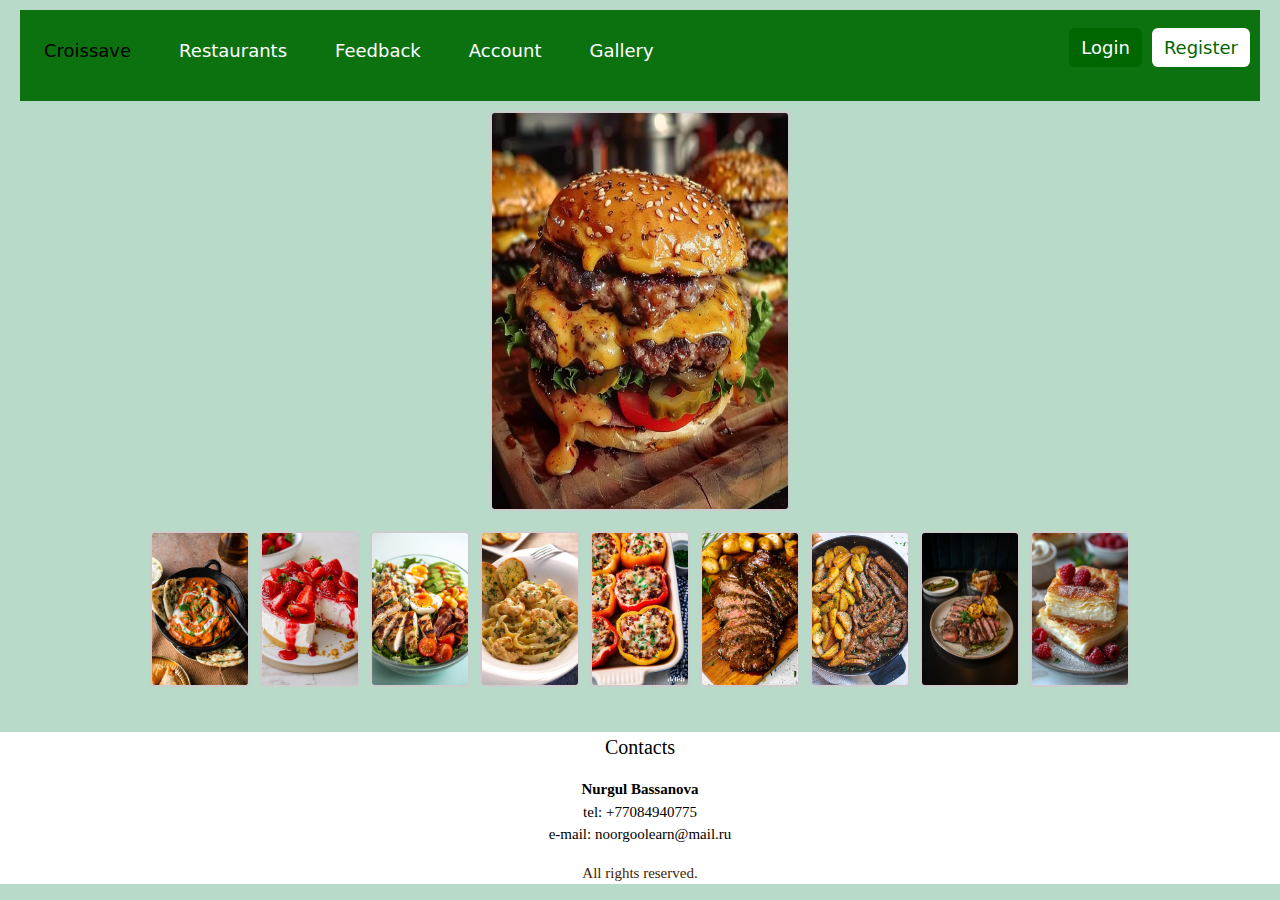
<file: gallery.html>
<!DOCTYPE html>
<html lang="en">
<head>
    <meta charset="UTF-8">
    <meta name="viewport" content="width=device-width, initial-scale=1.0">
    <title>Croissave</title>
    <link rel="stylesheet" href="styles.css">
    <link href="https://fonts.googleapis.com/css2?family=Adamina&family=Allan:wght@400;700&display=swap" rel="stylesheet">
    <link href="https://fonts.googleapis.com/css2?family=Montserrat:ital,wght@0,100..900;1,100..900&display=swap" rel="stylesheet">
    <link href="https://cdn.jsdelivr.net/npm/bootstrap@5.1.3/dist/css/bootstrap.min.css" rel="stylesheet">
    <script src="https://code.jquery.com/jquery-3.6.0.min.js"></script>
    <script type="text/javascript" src="gallerysize.js" defer></script>
    <script type="text/javascript" src="readmore.js" defer></script>
    <script type="text/javascript" src="darktheme.js" defer></script>
    <script src="https://cdn.jsdelivr.net/npm/bootstrap@5.1.3/dist/js/bootstrap.min.js"></script>
</head>
<body>
    <div class="wrapper" style="background-color: #b8dbc9; height: 900px">
        <header class="header">
            <nav class="navbar navbar-expand-lg" style="background-color: #0c720f;">
                <button class="navbar-toggler" type="button" data-bs-toggle="collapse" data-bs-target="#navbarNav" aria-controls="navbarNav" aria-expanded="false" aria-label="Toggle navigation">
                    <span class="navbar-toggler-icon"></span>
                </button>
                <div class="collapse navbar-collapse" id="navbarNav">
                    <ul class="navbar-nav me-auto">
                        <li class="nav-item mx-3">
                            <a class="nav-link active" aria-current="page" href="index.html">Croissave</a>
                        </li>
                        <li class="nav-item mx-3">
                            <a class="nav-link" href="restaurants.html">Restaurants</a>
                        </li>
                        <li class="nav-item mx-3">
                            <a class="nav-link" href="feedback.html">Feedback</a>
                        </li>
                        <li class="nav-item mx-3">
                            <a class="nav-link" href="account.html">Account</a>
                        </li>
                        <li class="nav-item mx-3">
                            <a class="nav-link" href="gallery.html">Gallery</a>
                        </li>
                    </ul>
                    <div class="buttons mb-3" style="padding: 10px;">
                        <a href="signin.html" class="btn btn-primary auth-link">Login</a>
                        <a href="signup.html" class="btn btn-outline-secondary reg-link ml-2">Register</a>
                    </div>
                </div>
            </nav>
        </header>

        <main>
            <div class="gallery">
                <img src="images/g1.jpg" id = "displayImage" alt="Thumbnail 1" class="large-image" onclick="changeImage(this.src)">
                <div class="thumbnails">
                    
                    <img src="images/g2.jpg" alt="Thumbnail 2" class="thumbnail" onclick="changeImage(this.src)">
                    <img src="images/g3.jpg" alt="Thumbnail 3" class="thumbnail" onclick="changeImage(this.src)">
                    <img src="images/g4.jpg" alt="Thumbnail 4" class="thumbnail" onclick="changeImage(this.src)">
                    <img src="images/g5.jpg" alt="Thumbnail 1" class="thumbnail" onclick="changeImage(this.src)">
                    <img src="images/g6.jpg" alt="Thumbnail 3" class="thumbnail" onclick="changeImage(this.src)">
                    <img src="images/g7.jpg" alt="Thumbnail 4" class="thumbnail" onclick="changeImage(this.src)">
                    <img src="images/g8.jpg" alt="Thumbnail 1" class="thumbnail" onclick="changeImage(this.src)">
                    <img src="images/g9.jpg" alt="Thumbnail 2" class="thumbnail" onclick="changeImage(this.src)">
                    <img src="images/g10.jpg" alt="Thumbnail 3" class="thumbnail" onclick="changeImage(this.src)">
                </div>
            </div>
        </main>

        <footer>
            <div class="cont" style="background-color: white;">
                <p style="text-align: center; font-size: 20px; font-family: serif; color: black">Contacts</p>
                <p style="text-align: center; font-size: 15px; font-family: serif; color: black"><b>Nurgul Bassanova</b><br> tel: +77084940775<br>e-mail: noorgoolearn@mail.ru</p>
                <p style="text-align: center; font-size: 15px; font-family: cursive; color: #462300;">All rights reserved.</p>
            </div>
        </footer>
    </div>

    <script src="gallerysize.js" defer></script>
</body>
</html>
</file>
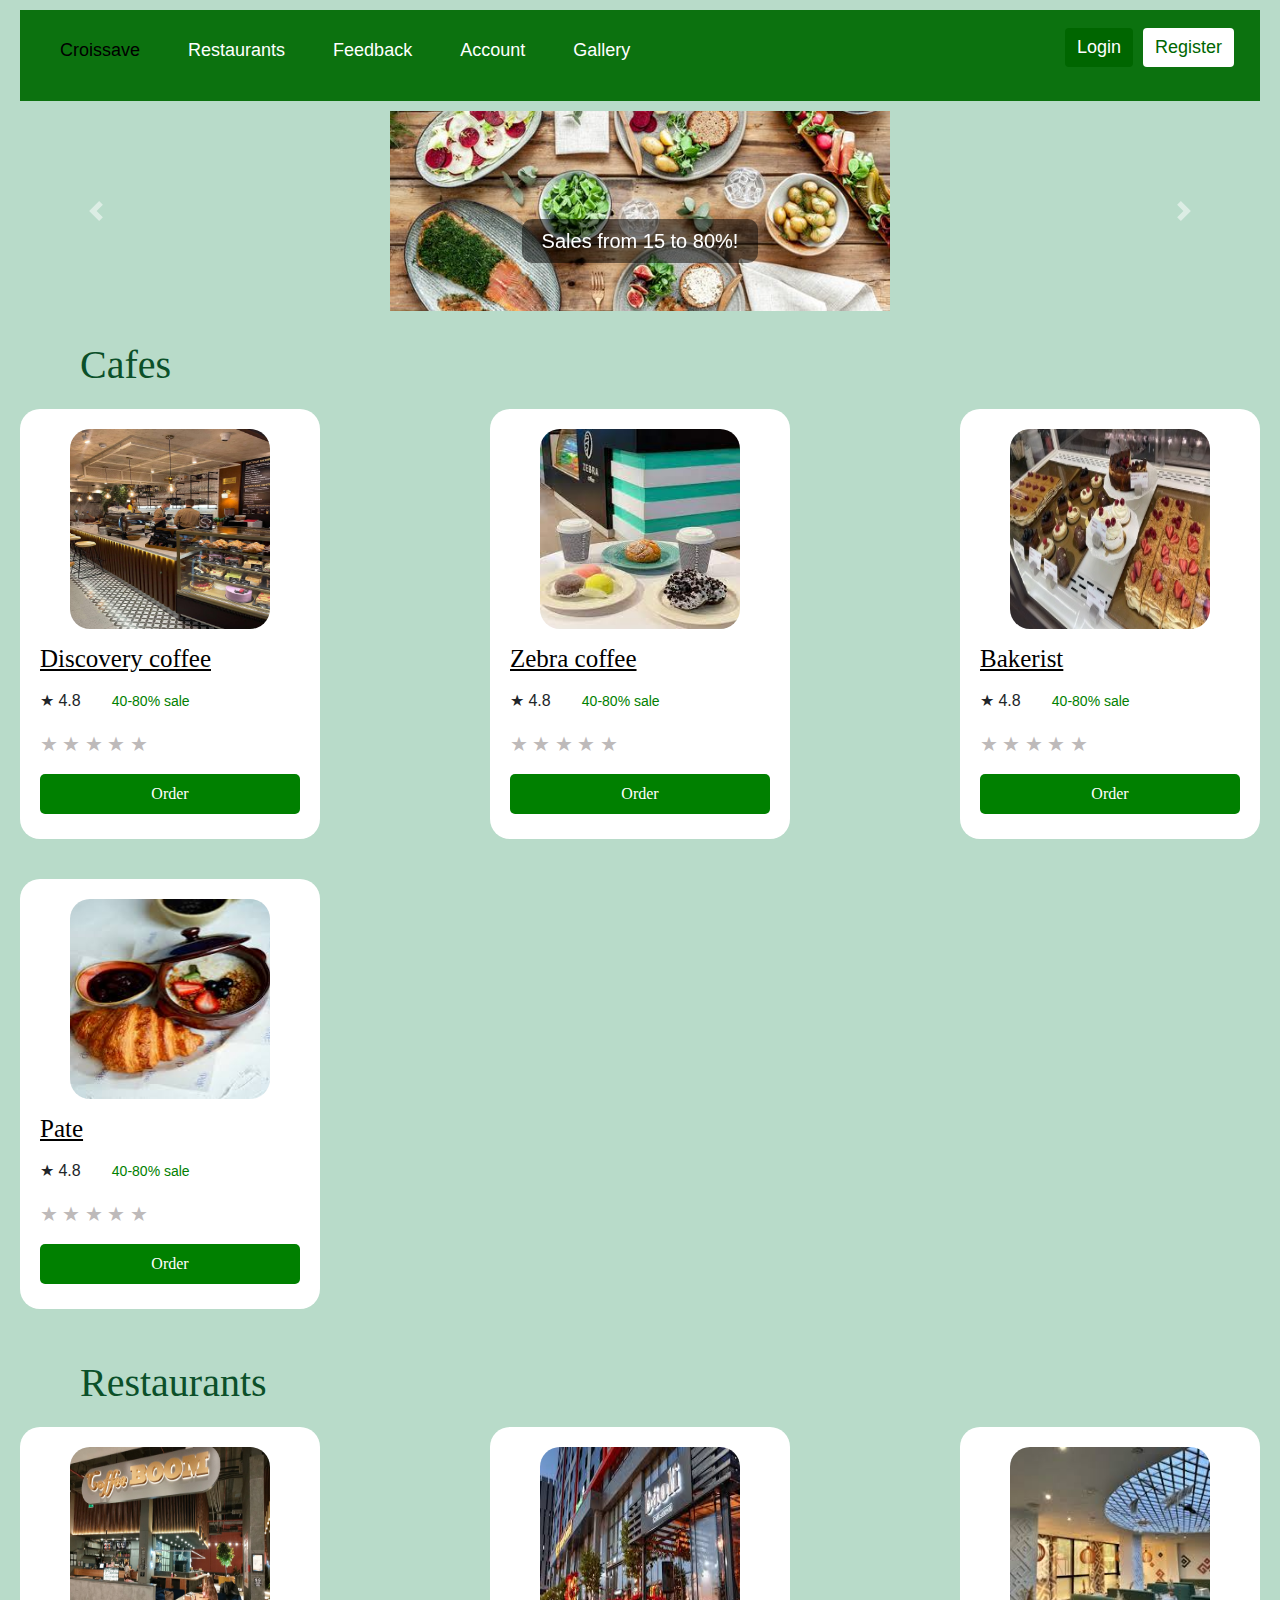
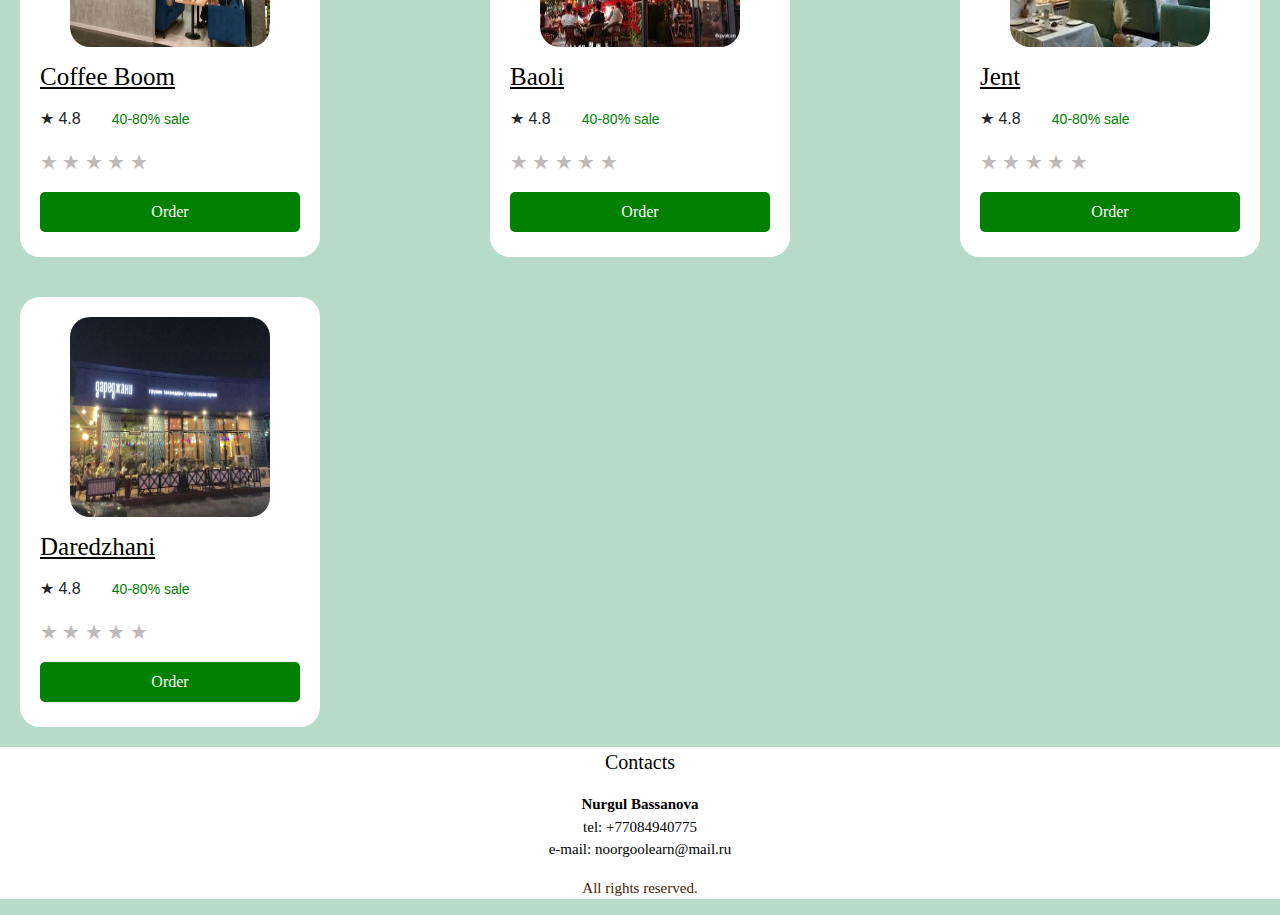
<file: restaurants.html>
<!DOCTYPE html>
<html lang="en">
<head>
    <meta charset="UTF-8">
    <meta name="viewport" content="width=device-width, initial-scale=1.0">
    <title>Restaurants</title>
    <link rel="stylesheet" href="styles.css">
    <link href="https://fonts.googleapis.com/css2?family=Adamina:wght@400&family=Allon:wght@400&display=swap" rel="stylesheet">
    <link href="https://cdn.jsdelivr.net/npm/bootstrap@5.1.3/dist/css/bootstrap.min.css" rel="stylesheet">
    <link rel="stylesheet" href="https://stackpath.bootstrapcdn.com/bootstrap/4.5.2/css/bootstrap.min.css">
    <link rel="stylesheet" href="https://stackpath.bootstrapcdn.com/bootstrap/4.5.2/css/bootstrap.min.css">
    <script src="https://cdn.jsdelivr.net/npm/@popperjs/core@2.11.6/dist/umd/popper.min.js"></script>
    <script src="https://cdn.jsdelivr.net/npm/bootstrap@5.1.3/dist/js/bootstrap.min.js"></script>
    <script src="https://code.jquery.com/jquery-3.5.1.slim.min.js"></script>
    <script rel = "text/javascript" src = "darktheme.js"></script>
    <script src="https://cdn.jsdelivr.net/npm/@popperjs/core@2.9.2/dist/umd/popper.min.js"></script>
    <script src="https://stackpath.bootstrapcdn.com/bootstrap/4.5.2/js/bootstrap.min.js"></script>
    <script rel="text/javascript" src="rate_restik.js" defer></script>
</head>
    <div class="wrapper" style="background-color: #b8dbc9;">
        <header class="header">
            <nav class="navbar navbar-expand-lg" style="background-color: #0c720f;">
                <button class="navbar-toggler" type="button" data-bs-toggle="collapse" data-bs-target="#navbarNav" aria-controls="navbarNav" aria-expanded="false" aria-label="Toggle navigation">
                    <span class="navbar-toggler-icon"></span>
                </button>
                <div class="collapse navbar-collapse" id="navbarNav">
                    <ul class="navbar-nav me-auto">
                        <li class="nav-item mx-3">
                            <a class="nav-link active" aria-current="page" href="index.html">Croissave</a>
                        </li>
                        <li class="nav-item mx-3">
                            <a class="nav-link" href="restaurants.html">Restaurants</a>
                        </li>
                        <li class="nav-item mx-3">
                            <a class="nav-link" href="feedback.html">Feedback</a>
                        </li>
                        <li class="nav-item mx-3">
                            <a class="nav-link" href="account.php">Account</a>
                        </li>
                        <li class="nav-item mx-3">
                            <a class="nav-link" href="gallery.html">Gallery</a>
                        </li>
                    </ul>
                    <div class="buttons mb-3" style="padding: 10px;">
                        <a href="signin.html" class="btn btn-primary auth-link">Login</a>
                        <a href="signup.html" class="btn btn-outline-secondary reg-link">Register</a>
                    </div>
                </div>
            </nav>
        </header>
        <div id="carouselExampleControls" class="carousel slide" data-ride="carousel">
            <div class="carousel-inner">
                <div class="carousel-item active">
                    <img class="d-block carousel-img" src="images/food.jpg" alt="First slide">
                    <div class="carousel-caption d-none d-md-block">
                        <h5>Sales from 15 to 80%!</h5>
                    </div>
                </div>
                <div class="carousel-item">
                    <img class="d-block carousel-img" src="images/menu.jpg" alt="Second slide">
                    <div class="carousel-caption d-none d-md-block">
                        <h5>Diversity of cuisines, dishes and tastes!</h5> 
                    </div>
                </div>
                <div class="carousel-item">
                    <img class="d-block carousel-img" src="images/hotdogs.jpg" alt="Third slide">
                    <div class="carousel-caption d-none d-md-block">
                        <h5>Providing quality and service!!</h5> 
                    </div>
                </div>
            </div>
            <a class="carousel-control-prev" href="#carouselExampleControls" role="button" data-slide="prev">
                <span class="carousel-control-prev-icon" aria-hidden="true"></span>
                <span class="sr-only">Previous</span>
            </a>
            <a class="carousel-control-next" href="#carouselExampleControls" role="button" data-slide="next">
                <span class="carousel-control-next-icon" aria-hidden="true"></span>
                <span class="sr-only">Next</span>
            </a>
        </div>
    
              
        <h2 class = "cafe_restik" style="font-family: 'Allan', serif; font-size: 40px; margin: 30px 100px 0px 80px; color: rgb(11, 80, 41)">Cafes</h2>
        <div class="block-container">
            <div class="block">
                <img src="images/discovery.jpeg" alt="Description of the image">
                <h3 style="font-family: serif; font-size: 25px; color: black; margin: 15px 0;"><u>Discovery coffee</u></h3>
                <p>★ <span class="current">4.8</span> &nbsp;&nbsp;&nbsp;&nbsp;&nbsp;&nbsp;<span class="highlight">40-80% sale</span></p>
                <div class="rating">
                    <span class="star" data-value="1">★</span>
                    <span class="star" data-value="2">★</span>
                    <span class="star" data-value="3">★</span>
                    <span class="star" data-value="4">★</span>
                    <span class="star" data-value="5">★</span>
                </div>
                <a href="discovery.html" class="order">Order</a>
            </div>

            <div class="block">
                <img src="images/zebra.jpeg" alt="Description of the image">
                <h3 style="font-family: serif; font-size: 25px; color: black; margin: 15px 0;"><u>Zebra coffee</u></h3>
                <p>★ <span class="current">4.8</span> &nbsp;&nbsp;&nbsp;&nbsp;&nbsp;&nbsp;<span class="highlight">40-80% sale</span></p>
                <div class="rating">
                    <span class="star" data-value="1">★</span>
                    <span class="star" data-value="2">★</span>
                    <span class="star" data-value="3">★</span>
                    <span class="star" data-value="4">★</span>
                    <span class="star" data-value="5">★</span>
                </div>
                <a href=".html" class="order">Order</a>
            </div>

            <div class="block">
                <img src="images/bakerist.jpg" alt="Description of the image">
                <h3 style="font-family: serif; font-size: 25px; color: black; margin: 15px 0;"><u>Bakerist</u></h3>
                <p>★ <span class="current">4.8</span> &nbsp;&nbsp;&nbsp;&nbsp;&nbsp;&nbsp;<span class="highlight">40-80% sale</span></p>
                <div class="rating">
                    <span class="star" data-value="1">★</span>
                    <span class="star" data-value="2">★</span>
                    <span class="star" data-value="3">★</span>
                    <span class="star" data-value="4">★</span>
                    <span class="star" data-value="5">★</span>
                </div>
                <a href=".html" class="order">Order</a>
            </div>
            

            <div class="block">
                <img src="images/pate.jpeg" alt="Description of the image">
                <h3 style="font-family: serif; font-size: 25px; color: black; margin: 15px 0;"><u>Pate</u></h3>
                <p>★ <span class="current">4.8</span> &nbsp;&nbsp;&nbsp;&nbsp;&nbsp;&nbsp;<span class="highlight">40-80% sale</span></p>
                <div class="rating">
                    <span class="star" data-value="1">★</span>
                    <span class="star" data-value="2">★</span>
                    <span class="star" data-value="3">★</span>
                    <span class="star" data-value="4">★</span>
                    <span class="star" data-value="5">★</span>
                </div>
                <a href=".html" class="order">Order</a>
            </div>
        </div>
        <div id="rating-message" class="alert alert-success alert-dismissible fade" role="alert" style="display: none;">
            <span id="message-text">You rated the restaurant!</span>
            <button type="button" class="close" data-dismiss="alert" aria-label="Close">
                <span aria-hidden="true">&times;</span>
            </button>
        </div>
        <h2 style="font-family: 'Allan', serif; font-size: 40px; margin: 30px 100px 0px 80px; color: rgb(11, 80, 41)">Restaurants</h2>
        <div class="block-container">
            <div class="block">
                <img src="images/coffeeboom.jpeg" alt="Description of the image">
                <h3 style="font-family: serif; font-size: 25px; color: black; margin: 15px 0;"><u>Coffee Boom</u></h3>
                <p>★ <span class="current">4.8</span> &nbsp;&nbsp;&nbsp;&nbsp;&nbsp;&nbsp;<span class="highlight">40-80% sale</span></p>
                <div class="rating">
                    <span class="star" data-value="1">★</span>
                    <span class="star" data-value="2">★</span>
                    <span class="star" data-value="3">★</span>
                    <span class="star" data-value="4">★</span>
                    <span class="star" data-value="5">★</span>
                </div>
                <a href="coffeeboom.html" class="order">Order</a>
            </div>

            <div class="block">
                <img src="images/baoli.jpeg" alt="Description of the image">
                <h3 style="font-family: serif; font-size: 25px; color: black; margin: 15px 0;"><u>Baoli</u></h3>
                <p>★ <span class="current">4.8</span> &nbsp;&nbsp;&nbsp;&nbsp;&nbsp;&nbsp;<span class="highlight">40-80% sale</span></p>
                <div class="rating">
                    <span class="star" data-value="1">★</span>
                    <span class="star" data-value="2">★</span>
                    <span class="star" data-value="3">★</span>
                    <span class="star" data-value="4">★</span>
                    <span class="star" data-value="5">★</span>
                </div>
                <a href=".html" class="order">Order</a>
            </div>

            <div class="block">
                <img src="images/jent.jpeg" alt="Description of the image">
                <h3 style="font-family: serif; font-size: 25px; color: black; margin: 15px 0;"><u>Jent</u></h3>
                <p>★ <span class="current">4.8</span> &nbsp;&nbsp;&nbsp;&nbsp;&nbsp;&nbsp;<span class="highlight">40-80% sale</span></p>
                <div class="rating">
                    <span class="star" data-value="1">★</span>
                    <span class="star" data-value="2">★</span>
                    <span class="star" data-value="3">★</span>
                    <span class="star" data-value="4">★</span>
                    <span class="star" data-value="5">★</span>
                </div>
                <a href=".html" class="order">Order</a>
            </div>
            

            <div class="block">
                <img src="images/dared.jpg" alt="Description of the image">
                <h3 style="font-family: serif; font-size: 25px; color: black; margin: 15px 0;"><u>Daredzhani</u></h3>
                <p>★ <span class="current">4.8</span> &nbsp;&nbsp;&nbsp;&nbsp;&nbsp;&nbsp;<span class="highlight">40-80% sale</span></p>
                <div class="rating">
                    <span class="star" data-value="1">★</span>
                    <span class="star" data-value="2">★</span>
                    <span class="star" data-value="3">★</span>
                    <span class="star" data-value="4">★</span>
                    <span class="star" data-value="5">★</span>
                </div>
                <a href=".html" class="order">Order</a>
            </div>
        </div>
        <footer>
            <div class="cont" style="background-color: white;">
                <p style="text-align: center; font-size: 20px; font-family: serif; color: black;">Contacts</p>
                <p style="text-align: center; font-size: 15px; font-family: serif; color: black;"><b>Nurgul Bassanova</b><br> tel: +77084940775<br>e-mail: noorgoolearn@mail.ru</p>
                <p style="text-align: center; font-size: 15px; font-family: cursive; color: #462300;">All rights reserved.</p>
            </div>
        </footer>
        <script src="rate_restik.js" defer></script>
    </div>
    <script src = "darktheme.js"></script>
</body>
</html>
</file>
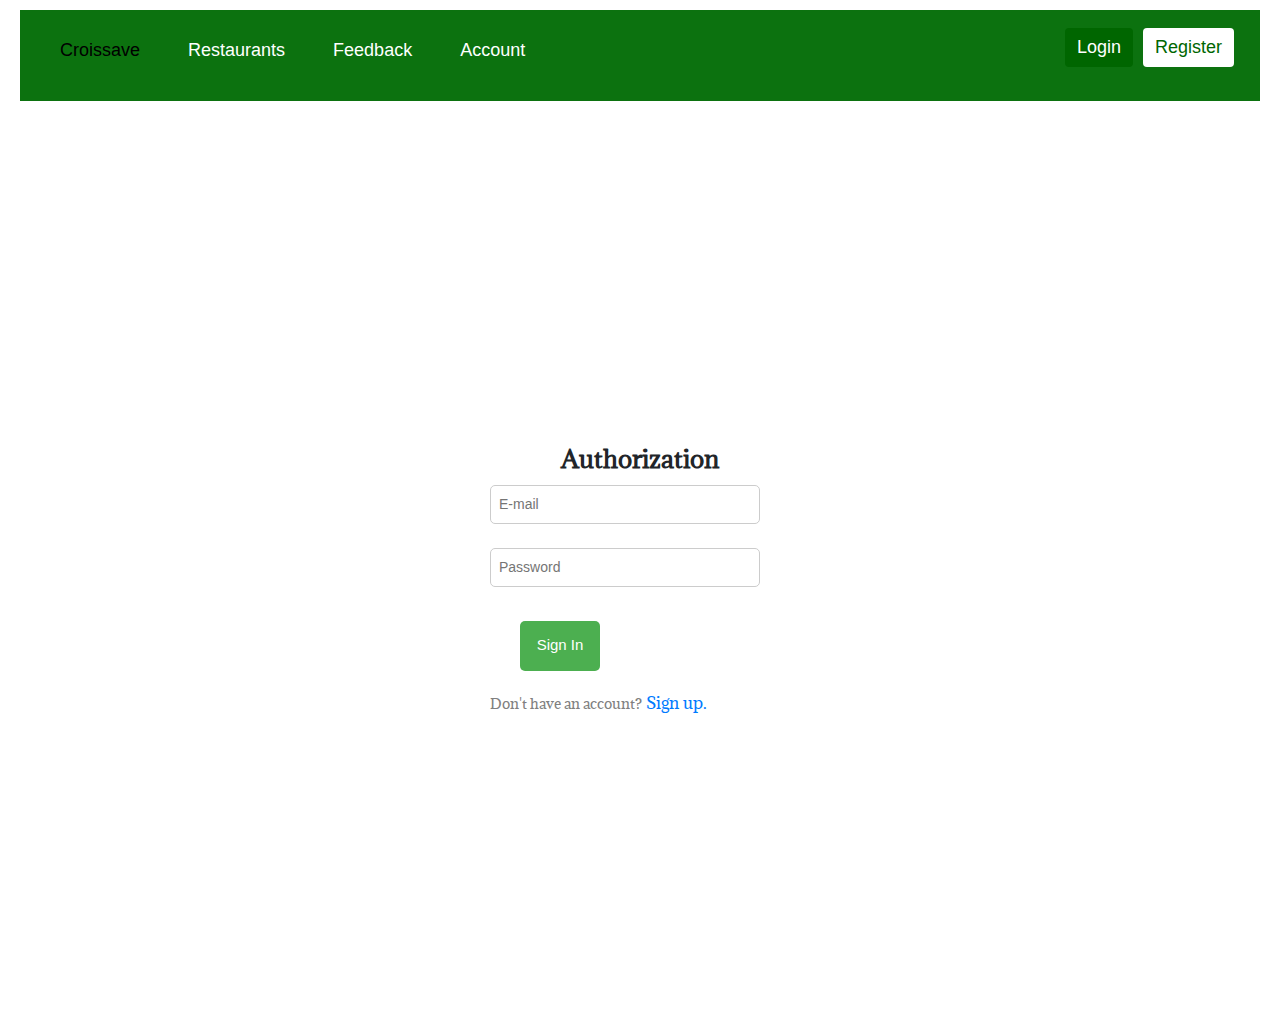
<file: signin.html>
<!DOCTYPE html>
<html lang="en">
<head>
    <meta charset="UTF-8">
    <meta name="viewport" content="width=device-width, initial-scale=1.0">
    <title>Authorization</title>
    <link rel="stylesheet" href="styles.css">
    <link href="https://fonts.googleapis.com/css2?family=Adamina:wght@400&family=Allon:wght@400&display=swap" rel="stylesheet">
    <link href="https://cdn.jsdelivr.net/npm/bootstrap@5.1.3/dist/css/bootstrap.min.css" rel="stylesheet">
    <link rel="stylesheet" href="https://stackpath.bootstrapcdn.com/bootstrap/4.5.2/css/bootstrap.min.css">
    <script type="text/javascript" src="resetting.js" defer></script>
    <script src="https://cdn.jsdelivr.net/npm/@popperjs/core@2.11.6/dist/umd/popper.min.js"></script>
    <script src="https://cdn.jsdelivr.net/npm/bootstrap@5.1.3/dist/js/bootstrap.min.js"></script>
</head>
<body class="bauth">
    <header class="header">
        <nav class="navbar navbar-expand-lg" style="background-color: #0c720f;">
            <button class="navbar-toggler" type="button" data-bs-toggle="collapse" data-bs-target="#navbarNav" aria-controls="navbarNav" aria-expanded="false" aria-label="Toggle navigation">
                <span class="navbar-toggler-icon"></span>
            </button>
            <div class="collapse navbar-collapse" id="navbarNav">
                <ul class="navbar-nav me-auto">
                    <li class="nav-item mx-3">
                        <a class="nav-link active" aria-current="page" href="main.html">Croissave</a>
                    </li>
                    <li class="nav-item mx-3">
                        <a class="nav-link" href="restaurants.html">Restaurants</a>
                    </li>
                    <li class="nav-item mx-3">
                        <a class="nav-link" href="feedback.html">Feedback</a>
                    </li>
                    <li class="nav-item mx-3">
                        <a class="nav-link" href="account.php">Account</a>
                    </li>
                </ul>
                <div class="buttons mb-3" style="padding: 10px;">
                    <a href="signin.html" class="btn btn-primary auth-link">Login</a>
                    <a href="signup.html" class="btn btn-outline-secondary reg-link">Register</a>
                </div>
            </div>
        </nav>
    </header>
    <main>
        <section id="su1">
            
            <form class="rega">
                <fieldset>
                    <legend>Authorization</legend>
                    <input type="text" placeholder="E-mail"><br><br>
                    <input type="password" placeholder="Password" required><br><br>
                    <div class="submitt">
                        <input type="submit" value="Sign In"><br><br><br>
                    </div>
                    <label style="text-align: center;">Don't have an account?</label>
                    <a href="signup.html" style="font-family: 'Adamina', serif; text-align: center;">Sign up.</a>
                </fieldset>
            </form>
        </section>  
    </main>
</body>
</html>
</file>
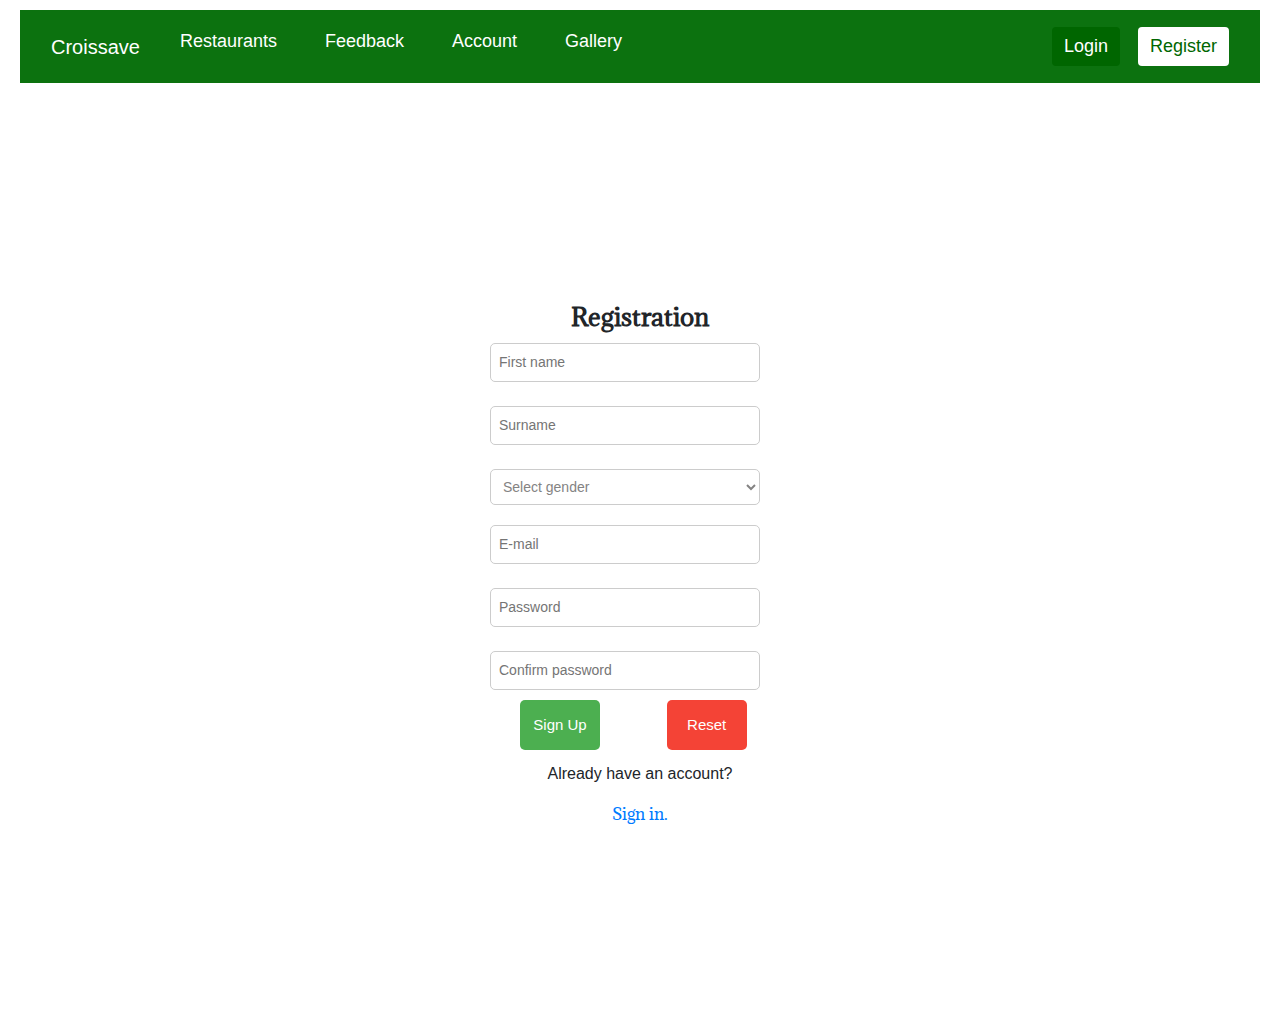
<file: signup.html>
<!DOCTYPE html>
<html lang="en">
<head>
    <meta charset="UTF-8">
    <meta name="viewport" content="width=device-width, initial-scale=1.0">
    <title>Registration</title>
    <link rel="stylesheet" href="styles.css">
    <link href="https://fonts.googleapis.com/css2?family=Adamina:wght@400&family=Allon:wght@400&display=swap" rel="stylesheet">
    <link href="https://fonts.googleapis.com/css2?family=Adamina&family=Allan:wght@400;700&display=swap" rel="stylesheet">
    <link href="https://cdn.jsdelivr.net/npm/bootstrap@5.1.3/dist/css/bootstrap.min.css" rel="stylesheet">
    <link rel="stylesheet" href="https://stackpath.bootstrapcdn.com/bootstrap/4.5.2/css/bootstrap.min.css">
    <script type="text/javascript" src="resetting.js" defer></script>
    <script type="text/javascript" src="darktheme.js" defer></script>
    <script src="https://cdn.jsdelivr.net/npm/@popperjs/core@2.11.6/dist/umd/popper.min.js"></script>
    <script src="https://cdn.jsdelivr.net/npm/bootstrap@5.1.3/dist/js/bootstrap.min.js"></script>
</head>
<body>
    <div class = "wrapper">
    <header class="header">
        <nav class="navbar navbar-expand-lg" style="background-color: #0c720f;">
            <div class="container-fluid">
                <a class="navbar-brand" href="main.html">Croissave</a>
                <button class="navbar-toggler" type="button" data-bs-toggle="collapse" data-bs-target="#navbarNav" aria-controls="navbarNav" aria-expanded="false" aria-label="Toggle navigation">
                    <span class="navbar-toggler-icon"></span>
                </button>
                <div class="collapse navbar-collapse" id="navbarNav">
                    <ul class="navbar-nav me-auto">
                        <li class="nav-item mx-3">
                            <a class="nav-link" href="restaurants.html">Restaurants</a>
                        </li>
                        <li class="nav-item mx-3">
                            <a class="nav-link" href="feedback.html">Feedback</a>
                        </li>
                        <li class="nav-item mx-3">
                            <a class="nav-link" href="account.html">Account</a>
                        </li>
                        <li class="nav-item mx-3">
                            <a class="nav-link" href="gallery.html">Gallery</a>
                        </li>
                    </ul>
                    <div class="buttons d-flex">
                        <a href="signin.html" class="btn btn-primary auth-link me-2">Login</a>
                        <a href="signup.html" class="btn btn-outline-secondary reg-link">Register</a>
                    </div>
                </div>
            </div>
        </nav>
    </header>
    
    <main class="breg">
        <section id="su1">
            
            <form class="rega" id = "form1" name = "form1" method="POST" action="registration.php">
                <fieldset>
                    <legend>Registration</legend>
                    <p id="error-message" style="color: red; display: none;"></p> 
                    <input type="text" placeholder="First name" id = "first_name" name = "first_name"><br><br>
                    <input type="text" placeholder="Surname" id = "surname" name = "surname"><br><br>
                    <select id = "gender" class="gender" name="gender">
                        <option value="" disabled selected>Select gender</option>
                        <option value="male">Male</option>
                        <option value="female">Female</option>
                        <option value="non-binary">Non-Binary</option>
                        
                    </select>
                    <input type="text" placeholder="E-mail" id = "email" name= "email"><br><br>
                    <input type="password" placeholder="Password" id = "psswrd1" name = "psswrd1"><br><br>
                    <input type="password" placeholder="Confirm password" id = "psswrd2" name = "psswrd2"><br>
                    <div class="submitt">
                        <input type="submit" value="Sign Up" class="button_signup" id = 
                        "button_signup" name = 
                        "button_signup"><br><br><br>
                        <input type="button" value="Reset" class = "button_reset" id = "button_reset" onclick="resetForm()"><br>
                    </div>
                    <p style="text-align: center;">Already have an account?</p>
                    <div style="text-align: center;">
                        <a href="signin.html" style="font-family: 'Adamina', serif;">Sign in.</a>
                    </div>
                </fieldset>
            </form>
            
        </section>  
    </main>
    <script src="resetting.js" defer></script>
    </div>
</body>
</html>
</file>
<file: styles.css>
/*main*/

.wrapper {
    display: flex;
    flex-direction: column;
    min-height: 100vh; 
    height: 100%;
}
main {
    flex: 1;
}
.header {
    display: flex;
    color: white;
    padding: 10px 20px;
    position: relative;
    z-index: 1000;
    min-height: 60px;
}

.navbar {
    width: 100%; 
    padding: 0; 
    align-items: center; 
    
}
.navbar-brand {
    color: white !important; 
    font-size: 24px;
    text-decoration: none; 
    transition: color 0.3s ease; 
    margin-top: 0px;
}

.navbar .navbar-toggler {
    border-color: white; 
}

.navbar .navbar-toggler-icon {
    background-image: url("data:image/svg+xml,..."); 
}

.navbar .nav-link {
    color: white;
    font-size: 18px; 
    padding: 10px 15px;
    transition: background-color 0.3s ease, color 0.3s ease;
}

.navbar .nav-link:hover {
    color: #006600;
    background-color: #b8dbc9;
    border-radius: 4px;
}

.navbar .nav-link.active {
    border: none;
    color: white;
}

.buttons {
    display: flex; 
    justify-content: flex-end;
    gap: 10px; 
}

.buttons .auth-link,
.buttons .reg-link {
    font-size: 18px;
}

.buttons .auth-link {
    background-color: #006600;
    color: white;
    border: none;
}

.buttons .auth-link:hover {
    background-color: #b8dbc9;
    color: #006600;
    border: none;
}

.buttons .reg-link {
    background-color: white;
    color: #006600;
    border: none;
}

.buttons .reg-link:hover {
    background-color: #b8dbc9;
    color: #006600;
    border: none;
}





@media (max-width: 991px) {
    .navbar-nav {
        flex-direction: column;
        align-items: flex-start;
    }

    .navbar .nav-link {
        padding: 10px 20px;
        font-size: 16px; 
    }

    .buttons .auth-link,
    .buttons .reg-link {
        font-size: 16px; 
        padding: 8px 12px;
    }
    
    .caption{
        margin-left: -10px;
        margin-top: 0px;
        margin-bottom: 0px;
        margin-right: 50px !important;
        
    }
    .textp{
        margin: 0px;
        text-align: center !important;
    }

}



.yellow-word {
    color: rgb(234, 234, 126);
}
.pic {
    text-align: center;
    
}
.pic img {
    display: inline-block;
}
.abc {
    background-color:#b8dbc9 ;
} 


  
.overlay {
    position: absolute;
    top: 50%; 
    left: 50%; 
    transform: translate(-50%, -50%); 
    
    color: #fff; 
    padding: 10px 20px; 
    font-size: 20px; 
    text-align: center;
  }

  /*sign up*/
  .rega {
    display: flex;
    justify-content: center; 
    align-items: center;     
    min-height: 100vh;       
    flex-direction: column;
}

fieldset {
    padding: 15px; 
    border: 2px solid #333;
    border-radius: 10px;
    width: 300px; 
}

legend {
    font-size: 1.4em; 
    font-weight: bold;
    font-family: 'Adamina', serif;
    text-align: center;
    margin-bottom: 10px; 
}

input[type="text"], input[type="password"], .gender {
    width: 90%;
    padding: 8px; 
    margin: 0px 0; 
    border-radius: 5px;
    border: 1px solid #ccc;
    font-size: 14px; 
}
input[type="password"]{
    margin-bottom: 0px;
}

.gender {
    margin-top: 0px; 
    margin-bottom: 20px;
    font-size: 14px;
    color: #848383;
    width: 270px; 
}

input[type="submit"] {
    width: 80px;
    padding: 10px;
    height: 50px;
    background-color: #4CAF50;
    color: white;
    border: none;
    border-radius: 5px;
    cursor: pointer;
    font-size: 15px;
    text-align: center;
    margin-top: 10px; 
    margin-left: 30px;
}

input[type="submit"]:hover {
    background-color: #45a049;
}

.button_reset {
    width: 80px;
    padding: 10px;
    height: 50px;
    background-color: #f44336; /* Red color for reset button */
    color: white;
    border: none;
    border-radius: 5px;
    cursor: pointer;
    font-size: 15px;
    text-align: center;
    margin-top: 10px;
    margin-left: -20px;;
}

.button_reset:hover {
    background-color: #d32f2f; 
}

.submitt {
    display: flex;
    justify-content: space-between;
}

label {
    font-family: 'Adamina', serif;
    font-size: 14px; 
    color: gray;
    text-align: center;
    display: block;
    margin-top: 10px; 
}

select {
    width: 98%; 
    padding: 8px; 
    border: 1px solid #ccc; 
    border-radius: 4px; 
    font-size: 14px; 
    background-color: #fff; 
    color: #333; 
    cursor: pointer; 
}


/*main2*/
.cl2 {
    margin-top: 0;
    gap: 20px;
    padding: 20px;
    background-color: #b8dbc9; 
}

.spoiler {
    display: flex;
    justify-content: space-between;
    flex-wrap: wrap; 
}
.spoiler .cl {
    margin-right: 20px; 
}

.spoiler .cl:last-child {
    margin-right: 0;    
}

.cl {
    background-color: white; 
    width: 100%; 
    max-width: none; 
    height: auto;
    border-radius: 20px;
    padding-top: 20px;
    padding-bottom: 20px;
    box-shadow: 0px 4px 8px rgba(0, 0, 0, 0.1); 
    margin-bottom: 40px;
}

.spisok {
    list-style-type: circle;
    margin: 20px;
    padding-left: 40px;
    font-family: serif;
    font-size: 22px;
    color: #333;
    line-height: 1.6;
}


.spisok li {
    margin-bottom: 10px;   
}

.spisok li::marker {
    color: #4CAF50;        
    font-size: 1.2em;      
}
.content {
    margin: 20px 80px; 
}
blockquote {
    font-style: italic;
    margin: 10px 0;
    padding: 10px;
    border-left: 3px solid #054a02;
}
ul {
    margin: 10px 0;
    padding-left: 20px;
}
li {
    margin-bottom: 10px;
}

/*restaurants*/
.read-more {
    color: green; 
    cursor: pointer; 
    text-decoration: none; 
    font-size: 14px; 
    margin-left: 5px; 
    transition: color 0.3s; 
    margin-top: -15px;
}

.read-more:hover {
    color: #0056b3; 
}
.food-item {
    margin-top: -10px;
    
    color: white; 
    border: none; 
    padding: 5px 8px;  
    font-size: 14px; 
    cursor: pointer; 
    transition: background-color 0.3s ease; 
    display: inline-flex; 
    align-items: center; 
    
}



.food-item:focus {
    outline: none; 
    
}
.product-info {
    display: flex; 
    align-items: center; 
    justify-content: space-between; 
}

.imya {
    margin-right: 0px; 
}

.highlight{
    color: green;
    font-family: Verdana, Geneva, Tahoma, sans-serif;
    font-size: 14px;;
}

.block-container {
    display: flex; 
    justify-content: space-between; 
    flex-wrap: wrap; 
}

.block {
    background-color: white;
    width: 300px;
    height: 430px; 
    padding: 20px;
    border-radius: 20px;
    margin: 20px;
    box-sizing: border-box; 
}

.block img {
    width: 200px;
    height: 200px;
    border-radius: 20px;
    display: block;
    margin: 0 auto;
}

.order {
    display: inline-block;
    background-color: green;
    color: white;
    text-decoration: none;
    padding: 8px 15px;
    font-family: 'Allon', serif;
    border-radius: 5px;
    font-size: 16px;
    margin-top: 15px;
    text-align: center;
    display: block;
}

.order:hover {
    background-color: #0a6b36;
}

.star {
    font-size: 20px;
    color: rgb(190, 186, 186); 
    cursor: pointer;
}
.star.selected {
    color: black; 
}

.layout {
    display: flex;
    gap: 20px;
    align-items: flex-start;
    margin-bottom: 70px;;
}

.cart {
    margin-left: 20px;
    width: 250px;           
    height: 700px;
    padding: 20px;
    border-radius: 20px;
    background-color: rgb(226, 226, 226);
}

.all-blocs {
    display: flex;
    flex-wrap: wrap;        
    gap: 20px;
    max-width: 1200px;      
}

.product {
    width: 220px;           
    height: auto;
    background-color: white;
    border: 1px solid #ddd;
    padding: 20px;
    border-radius: 20px;
    box-shadow: 0 4px 8px rgba(0, 0, 0, 0.1);
    box-sizing: border-box;
}

.product p{
    font-family: Montserrat;
    margin-top: 3px;
}
.product img{
    height: 100px;
    width: 100x;
    border-radius: 10px;
    display: block;
    
    
}
.old{
    color: red;
    margin-bottom: 0px;
}
.new{
    margin-top: 0px;
    color:#054a02;
    margin-bottom: 0px;
}
.addd, .remove {
    background-color: #006600; 
    color: white;
    border: none;
    width: 20px;  
    height: 35px; 
    border-radius: 3px; 
    cursor: pointer;
    font-size: 16px;  
    display: flex;
    justify-content: center;
    align-items: center;
    margin: 0 5px; 
    float: right; 
}

form {
    display: flex; 
    align-items: center; 
    justify-content: center;
    margin-top: 20px; 
}

.back-button {
    margin-left: 30px;
    position: fixed; 
    bottom: 20px; 
    left: 20px; 
    z-index: 1000;
    background-color: #006600; 
    color: white;
    border-radius: 10px;
    padding: 15px 30px;
}

.search-form {
    display: flex;
    flex-direction: column; 
    align-items: flex-start; 
    gap: 10px; 
    margin: 20px 0px 30px 30px;
    
}

.search-button {
    background-color: #4CAF50; 
    color: white; 
    padding: 10px 15px; 
    border: none; 
    border-radius: 5px; 
    font-size: 12px; 
    cursor: pointer; 
    transition: background-color 0.3s ease; 
}

.search-button:hover {
    background-color: #acfdb0; 
    color: rgb(49, 87, 7);
}
.search-form input[type="search"] {
    width: 70%; 
    padding: 10px; 
    border: 2px solid #4CAF50; 
    border-radius: 5px; 
    font-size: 16px; 
    box-shadow: 0 4px 8px rgba(0, 0, 0, 0.1); 
    outline: none;
}
.mainpics {
    border-radius: 10px;
    margin-top: 10px;
    margin-bottom: 10px;
    
}

.restik {
    display: flex;
    align-items: center;      
    gap: 20px;    
    margin-top: 30px; 
    height: auto; 
    border-radius: 20px;
    width: 92%;
}

.text-block {
    display: flex;
    flex-direction: column; 
    justify-content: space-between; 
    gap: 10px; 
    width: 100%; 
}
.carousel-img {
    width: 500px; 
    height: 200px; 
    object-fit: cover; 
    margin: 0 auto; 
}
.carousel-caption h5 {
    background-color: rgba(0, 0, 0, 0.5); 
    color: white; 
    padding: 10px 20px; 
    border-radius: 10px; 
    display: inline-block; 
}


@media (max-width: 576px) {
    .header {
        min-height: 50px; 
    }
}

.feedbackf {
    display: flex;
    justify-content: left;      
    min-height: 100vh;       
    flex-direction: column;

}
.card-img-top {
    width: 50px; 
    height: 50px; 
    
}
.feedback-card{
    border-radius: 25px !important;
}
#error-message li {
    margin-bottom: 3px; 
    line-height: 1.5; 
    font-size: 14px; 
}
.modal_window {
    display: none; 
    position: fixed;
    z-index: 1000; 
    left: 0;
    top: 0;
    width: 100%; 
    height: 100%; 
    background-color: rgba(0, 0, 0, 0.5); 
    justify-content: center; 
    align-items: center; 
    display: flex; 
}

.modal-content {
    background-color: rgb(157, 248, 132) !important; 
    padding: 15px; 
    border-radius: 35px !important ; 
    width: 300px; 
    max-width: 50%; 
    height: auto; 
    box-shadow: 0 4px 8px rgba(0, 0, 0, 0.1); 
    position: relative;
    
}

.hidden {
    display: none;
}

.light-green-theme {
    background-color: #d3e6d4 !important; 
    color: #2c3e50 !important; 
}

.dark-green-theme {
    background-color: #1f3c1f !important; 

}
.dark-green-theme h2{
    color: white !important;

}

#rating-message {
    position: fixed;
    top: 50%;
    left: 50%;
    transform: translate(-50%, -50%);
    z-index: 9999;
    display: none;
    font-size: 20px;
  }
  
  #rating-message.show {
    display: block;
  }
  .account-block {
    
    border: 1px solid #ccc;
    border-radius: 8px;
    padding: 16px;
    max-width: 400px;
    background-color: #f9f9f9;
    margin: 50px 200px 30px 550px !important;
    
}

.avatar {
    width: 80px;
    height: 80px;
    border-radius: 50%;
    margin-right: 16px;
}

.account-info {
    flex: 1;
}
.account-page {
    transition: background-color 0.3s, color 0.3s;
}

.gallery {
    text-align: center;
}

.large-image {
    width: 300px; 
    height: 400px;
    border: 2px solid #ccc;
    border-radius: 5px;
    margin-bottom: 20px;
}

.thumbnails {
    display: flex;
    justify-content: center;
    gap: 10px; 
}

.thumbnail {
    width: 100px; 
    height: auto; 
    cursor: pointer;
    border: 2px solid #ccc;
    border-radius: 5px;
    transition: transform 0.2s;
}

.thumbnail:hover {
    transform: scale(1.1); 
}

.price-filter {
    display: flex;
    justify-content: center;
    align-items: center;
    background-color: #b8dbc9;
    padding: 20px;
    border-radius: 10px;
    box-shadow: 0 4px 8px rgba(0, 0, 0, 0.2);
    margin: 20px;
}

.price-filter label {
    margin-right: 10px;
    font-weight: bold;
}

.price-filter input {
    width: 100px;
    padding: 5px;
    margin-right: 10px;
    border: 1px solid #ccc;
    border-radius: 5px;
    outline: none;
}

.price-filter input:focus {
    border-color: #0c720f;
    box-shadow: 0 0 5px rgba(12, 114, 15, 0.5);
}

.filter-button {
    padding: 10px 15px;
    background-color: #0c720f;
    color: white;
    border: none;
    border-radius: 5px;
    cursor: pointer;
    transition: background-color 0.3s;
}

.filter-button:hover {
    background-color: #0b610d;
}
.small_block_acc {
    background-color: #0c720f;
}
.welcome_picture{
    width: 600px; 
    height: 600px;
}
.welcome_h1{
    font-size: 70px !important; 
    margin: 150px 100px 20px 100px; 
    text-align: center; 
    color: white; 
    text-shadow: 2px 2px 4px rgba(0, 0, 0, 0.6);
}
.welcome_h2{
    font-size: 35px !important; 
    margin-top: 0; 
    text-align: center; 
    color: white;
}
.light-green-theme {
    background-color: #b8dbc9;
    color: black;
}

.dark-green-theme {
    background-color: #121212;
    color: white;
}

.theme-toggle {
    background: none;
    border: none;
    font-size: 30px;
    cursor: pointer;
    margin: 10px;
}
</file>
<file: styles_new.css>
.welcome_picture{
    width: 600px; 
    height: 600px;
}
.welcome_h1{
    font-size: 70px !important; 
    margin: 150px 100px 20px 100px; 
    text-align: center; 
    color: white; 
    text-shadow: 2px 2px 4px rgba(0, 0, 0, 0.6);
}
.welcome_h2{
    font-size: 35px !important; 
    margin-top: 0; 
    text-align: center; 
    color: white;
}
.switch {
    position: absolute;
    top: 90px;
    right: 40px;
    display: block;
    width: 60px;
    height: 34px;
}

.switch input {
    display: none;
}

.slider {
    position: absolute;
    cursor: pointer;
    top: 0;
    left: 0;
    right: 0;
    bottom: 0;
    background-color: #fffcfc;
    transition: 0.4s;
    border-radius: 34px;
}

.slider:before {
    position: absolute;
    content: "";
    height: 26px;
    width: 26px;
    left: 4px;
    bottom: 4px;
    background-color: rgb(103, 182, 105);
    transition: 0.4s;
    border-radius: 50%;
}

input:checked + .slider {
    background-color: #ffffff;
}

input:checked + .slider:before {
    transform: translateX(26px);
}


.moon{
    width: 20px;
    height: 20px;
    position: absolute;
    top: 108px;
    right: 45px;
    display: block;
}
.sun{
    width: 20px;
    height: 20px;
    position: absolute;
    top: 108px;
    right: 73px;
    display: block;
}
.light-theme {
    background-color: #ffffff;
    color: #000000;
}

.dark-theme {
    background-color: #121212;
    color: #ffffff;
}
</file>
